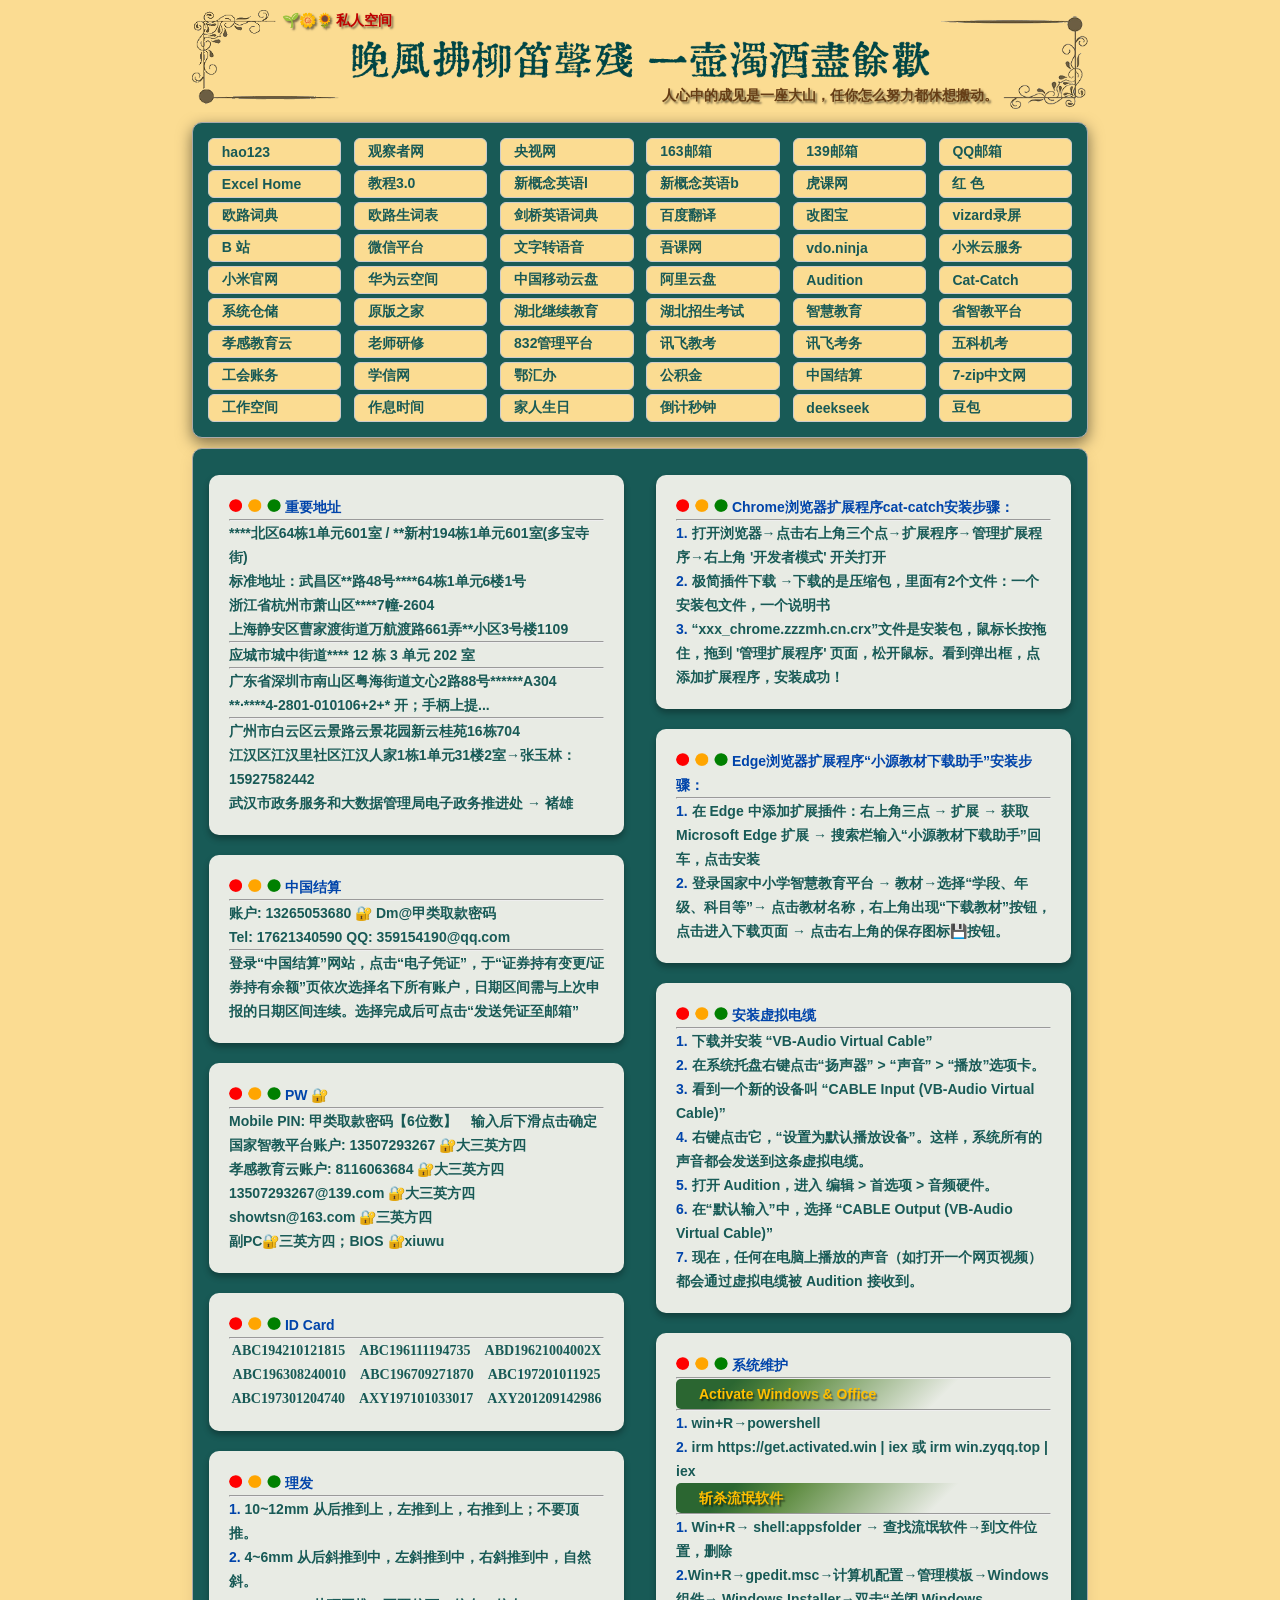
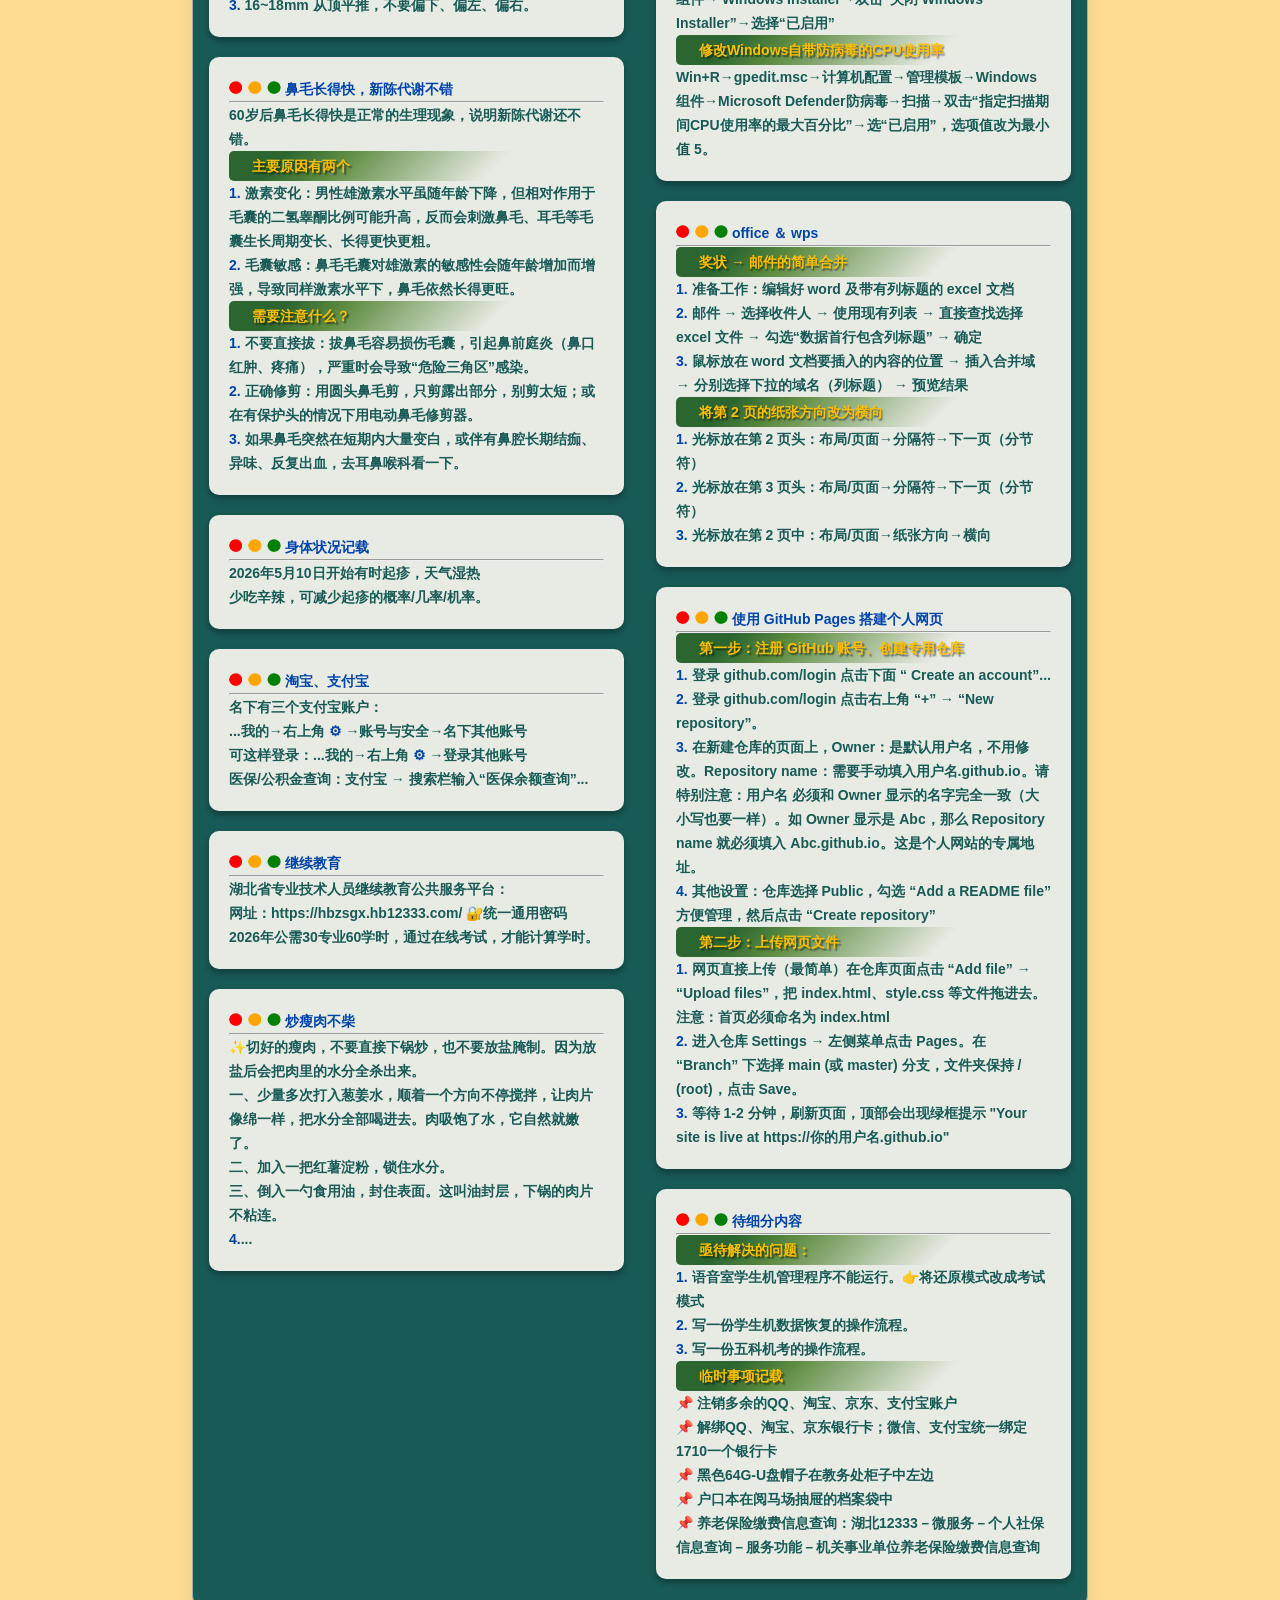
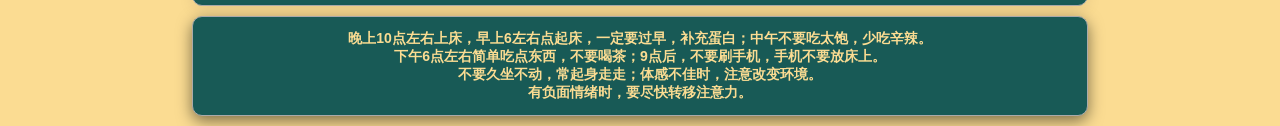
<file: index.html>
<!DOCTYPE html>
<html>
<head>
	<meta charset="utf-8">
	<meta name="viewport" content="width=device-width, initial-scale=1">
	<link rel="stylesheet" type="text/css" href="./css/index.css">
	<title>私人空间</title>
</head>
<body>
<header>
	<div class="leftup">🌱🌼🌻&nbsp;私人空间</div>
	<img src="./img/titlepri.png">
	<div class="rightdn">人心中的成见是一座大山，任你怎么努力都休想搬动。</div>
</header>
<nav>	
	<div class="website"><a href="https://www.hao123.com/" title="" target="_blank">hao123</a></div>
	<div class="website"><a href="https://www.guancha.cn/" target="_blank">观察者网</a></div>
	<div class="website"><a href="http://tv.cctv.com/" title="" target="_blank">央视网</a></div>
	<div class="website"><a href="https://mail.163.com/" title="" target="_blank">163邮箱</a></div>
	<div class="website"><a href="https://appmail.mail.10086.cn/" title="" target="_blank">139邮箱</a></div>
	<div class="website"><a href="https://mail.qq.com/" title="" target="_blank">QQ邮箱</a></div>
	<div class="website"><a href="https://www.excelhome.net/" title="" target="_blank">Excel Home</a></div>
	<div class="website"><a href="https://www.runoob.com/python3/python3-tutorial.html" title="" target="_blank">教程3.0</a></div>
	<div class="website"><a href="https://www.ximalaya.com/album/58118500" title="" target="_blank">新概念英语l</a></div>
	<div class="website"><a href="https://mp.weixin.qq.com/s?__biz=MzI4MDQwNTU4NA==&mid=2247541585&idx=1&sn=0274e1e9d00d1725c0d07833b6dd3246&chksm=eaaf8486f5a8a7c595d1a651056702842034b59db12f9d5f6ac51328715bb391d8f1a4b457b9&scene=27/" target="_blank">新概念英语b</a></div>
	<div class="website"><a href="https://huke88.com/route/ae2020.html" title="" target="_blank">虎课网</a></div>
	<div class="website"><a href="https://www.kxmp4.com/detail/318427.html" title="" target="_blank">红  色</a></div>
	<div class="website"><a href="http://dict.eudic.net/" target="_blank">欧路词典</a></div>
	<div class="website"><a href="http://my.eudic.net/studylist" title="" target="_blank">欧路生词表</a></div>
	<div class="website"><a href="https://dictionary.cambridge.org/zhs/%E8%AF%8D%E5%85%B8/" title="" target="_blank">剑桥英语词典</a></div>
	<div class="website"><a href="https://fanyi.baidu.com/" title="" target="_blank">百度翻译</a></div>
	<div class="website"><a href="https://www.gaitubao.com/" title="" target="_blank">改图宝</a></div>
	<div class="website"><a href="https://vizard.video/" target="_blank">vizard录屏</a></div>
	<div class="website"><a href="https://www.bilibili.com/" title="" target="_blank">B 站</a></div>
	<div class="website"><a href="https://mp.weixin.qq.com/" title="" target="_blank">微信平台</a></div>
	<div class="website"><a href="https://www.ttson.cn/" title="" target="_blank">文字转语音</a></div>
	<div class="website"><a href="https://www.wookey.cn/" title="" target="_blank">吾课网</a></div>
	<div class="website"><a href="https://vdo.ninja/" title="" target="_blank">vdo.ninja</a></div>
	<div class="website"><a href="https://i.mi.com/" title="" target="_blank">小米云服务</a></div>
	<div class="website"><a href="https://www.mi.com/" title="" target="_blank">小米官网</a></div>
	<div class="website"><a href="https://cloud.huawei.com/" title="" target="_blank">华为云空间</a></div>
	<div class="website"><a href="https://yun.139.com/" title="" target="_blank">中国移动云盘</a></div>
	<div class="website"><a href="https://www.aliyundrive.com/sign/in?spm=aliyundrive.index.0.0.2d836f60cnRsqv" title="" target="_blank">阿里云盘</a></div>
	<div class="website"><a href="https://huke88.com/course/45052.html?pageType=8&key=Audition&identify=1717652324&ab=0" title="" target="_blank" >Audition</a></div>
    <div class="website"><a href="https://ffmpeg.bmmmd.com/" title="" target="_blank">Cat-Catch</a></div>
	<div class="website"><a href="https://www.hellowindows.cn/" title="" target="_blank">系统仓储</a></div>
	<div class="website"><a href="https://msdn.pe8.com/" title="" target="_blank">原版之家</a></div>
	<div class="website"><a href="https://hbzsgx.hb12333.com/" title="" target="_blank">湖北继续教育</a></div>
	<div class="website"><a href="https://www.hbksw.com/" target="_blank">湖北招生考试</a></div>
	<div class="website"><a href="https://www.zxx.edu.cn/user/myFootprint" target="_blank">智慧教育</a></div>
	<div class="website"><a href="https://www.hbeducloud.com/hdzx/" title="" target="_blank">省智教平台</a></div>
	<div class="website"><a href="https://yun.xgjy.cn/" title="" target="_blank">孝感教育云</a></div>
	<div class="website"><a href="https://ipx.yanxiu.com/train/home" target="_blank">老师研修</a></div>
	<div class="website"><a href="https://cg.fupin832.com" title="" target="_blank">832管理平台</a></div>
	<div class="website"><a href="https://jkpt.koukao.cn/" title="" target="_blank">讯飞教考</a></div>
	<div class="website"><a href="http://yyts.eltt.org:60081/#/loginBase" target="_blank">讯飞考务</a></div>
	<div class="website"><a href="http://xgxk.zfoline.net:8501/index.html#/ExamHome" title="" target="_blank">五科机考</a></div>
	<div class="website"><a href="https://hubei.newgh.com/" target="_blank">工会账务</a></div>
	<div class="website"><a href="https://www.chsi.com.cn/" title="" target="_blank">学信网</a></div>	
	<div class="website"><a href="http://zwfw.hubei.gov.cn/" target="_blank">鄂汇办</a></div>
	<div class="website"><a href="http://www.xggjj.com/" title="" target="_blank">公积金</a></div>
	<div class="website"><a href="https://passport.chinaclear.cn/" title="" target="_blank">中国结算</a></div>
    <div class="website"><a href="https://www.7-zip.cn/" title="" target="_blank">7-zip中文网</a></div>
	<div class="website"><a href="wkrelated.html" title="" target="_blank">工作空间</a></div>
	<div class="website"><a href="wktime.html" title="" target="_blank">作息时间</a></div>      
	<div class="website"><a href="fivebirth.html" title="" target="_blank">家人生日</a></div>
	<div class="website"><a href="dj.html" title="" target="_blank">倒计秒钟</a></div>
	<div class="website"><a href="https://chat.deepseek.com/" title="" target="_blank">deekseek</a></div>
	<div class="website"><a href="https://www.doubao.com/chat/?channel=baidu_pz&source=dbweb_baidu_pz_pc_tw&keywordid=tuwen2" title="" target="_blank">豆包</a></div>
</nav>
<main>
		<section>
			<div class="card">
				<span><img class="circleimg" src="./img/三园.png">&nbsp;重要地址</span><hr>
				<p>****北区64栋1单元601室 / **新村194栋1单元601室(多宝寺街)</p>
				<p>标准地址：武昌区**路48号****64栋1单元6楼1号</p>
				<p>浙江省杭州市萧山区****7幢-2604</p>
				<p>上海静安区曹家渡街道万航渡路661弄**小区3号楼1109</p><hr>
				<p>应城市城中街道**** 12 栋 3 单元 202 室</p><hr>
				<p>广东省深圳市南山区粤海街道文心2路88号******A304</p>
				<p>**·****4-2801-010106+2+* 开；手柄上提...</p><hr>
				<p>广州市白云区云景路云景花园新云桂苑16栋704</p>
				<p>江汉区江汉里社区江汉人家1栋1单元31楼2室→张玉林：15927582442</p>
				<p>武汉市政务服务和大数据管理局电子政务推进处 → 褚雄</p>
			</div>
			<div class="card">
				<span><img class="circleimg" src="./img/三园.png">&nbsp;中国结算</span><hr>
				<p>账户: 13265053680  🔐 Dm@甲类取款密码</p>
				<p>Tel: 17621340590  QQ: 359154190@qq.com</p><hr>
				<p>登录“中国结算”网站，点击“电子凭证”，于“证券持有变更/证券持有余额”页依次选择名下所有账户，日期区间需与上次申报的日期区间连续。选择完成后可点击“发送凭证至邮箱”
				</p>
			</div>
			<div class="card">
				<span><img class="circleimg" src="./img/三园.png">&nbsp;PW 🔐</span><hr>
				<p>Mobile PIN: 甲类取款密码【6位数】　输入后下滑点击确定</p>
				<p>国家智教平台账户: 13507293267 🔐大三英方四</p>
				<p>孝感教育云账户: 8116063684 🔐大三英方四</p>
				<p>13507293267@139.com 🔐大三英方四</p>
				<p>showtsn@163.com 🔐三英方四</p>
				<p>副PC🔐三英方四；BIOS 🔐xiuwu</p>
			</div>
			<div class="card">
				<span><img class="circleimg" src="./img/三园.png">&nbsp;ID Card</span><hr>
				<p class="font1">ABC194210121815　ABC196111194735　ABD19621004002X</p>
				<p class="font1">ABC196308240010　ABC196709271870　ABC197201011925</p>
				<p class="font1">ABC197301204740　AXY197101033017　AXY201209142986</p>
			</div>
			<div class="card">
				<span><img class="circleimg" src="./img/三园.png">&nbsp;理发</span><hr>
				<p><span>1.</span> 10~12mm 从后推到上，左推到上，右推到上；不要顶推。</p>
				<p><span>2.</span> 4~6mm 从后斜推到中，左斜推到中，右斜推到中，自然斜。</p>
				<p><span>3.</span> 16~18mm 从顶平推，不要偏下、偏左、偏右。</p>
			</div>
			<div class="card">
				<span><img class="circleimg" src="./img/三园.png">&nbsp;鼻毛长得快，新陈代谢不错</span><hr>
				<p>60岁后鼻毛长得快是正常的生理现象，说明新陈代谢还不错。</p>
				<h4>主要原因有两个</h4>
				<p><span>1. </span> 激素变化：男性雄激素水平虽随年龄下降，但相对作用于毛囊的二氢睾酮比例可能升高，反而会刺激鼻毛、耳毛等毛囊生长周期变长、长得更快更粗。</p>
				<p><span>2. </span> 毛囊敏感：鼻毛毛囊对雄激素的敏感性会随年龄增加而增强，导致同样激素水平下，鼻毛依然长得更旺。</p>
				<h4>需要注意什么？</h4>
				<p><span>1.</span> 不要直接拔：拔鼻毛容易损伤毛囊，引起鼻前庭炎（鼻口红肿、疼痛），严重时会导致“危险三角区”感染。</p>	
				<p><span>2.</span> 正确修剪：用圆头鼻毛剪，只剪露出部分，别剪太短；或在有保护头的情况下用电动鼻毛修剪器。</p>
				<p><span>3.</span> 如果鼻毛突然在短期内大量变白，或伴有鼻腔长期结痂、异味、反复出血，去耳鼻喉科看一下。</p>
			</div>
			<div class="card">
				<span><img class="circleimg" src="./img/三园.png">&nbsp;身体状况记载</span><hr>
				<p>2026年5月10日开始有时起疹，天气湿热</p>
				<p>少吃辛辣，可减少起疹的概率/几率/机率。</p>
			</div>
			<div class="card">
				<span><img class="circleimg" src="./img/三园.png">&nbsp;淘宝、支付宝</span><hr>
				<p>名下有三个支付宝账户：</p>
				<p>...我的→右上角<span> ⚙ </span>→账号与安全→名下其他账号</p>
				<p>可这样登录：...我的→右上角<span> ⚙ </span>→登录其他账号</p>
				<p>医保/公积金查询：支付宝 → 搜索栏输入“医保余额查询”...</p>
			</div>
			<div class="card">
				<span><img class="circleimg" src="./img/三园.png">&nbsp;继续教育</span><hr>
				<p>湖北省专业技术人员继续教育公共服务平台：</p>
				<p>网址：https://hbzsgx.hb12333.com/ 🔐统一通用密码</p>
				<p>2026年公需30专业60学时，通过在线考试，才能计算学时。</p>
			</div>
			<div class="card">
				<span><img class="circleimg" src="./img/三园.png">&nbsp;炒瘦肉不柴</span><hr>
				<p>✨切好的瘦肉，不要直接下锅炒，也不要放盐腌制。因为放盐后会把肉里的水分全杀出来。</p>
				<p>一、少量多次打入葱姜水，顺着一个方向不停搅拌，让肉片像绵一样，把水分全部喝进去。肉吸饱了水，它自然就嫩了。</p>
				<p>二、加入一把红薯淀粉，锁住水分。</p>
				<p>三、倒入一勺食用油，封住表面。这叫油封层，下锅的肉片不粘连。</p>
				<p><span>4.</span>...</p>
			</div>
		</section>
		<section>
			<div class="card">
				<span><img class="circleimg" src="./img/三园.png">&nbsp;Chrome浏览器扩展程序cat-catch安装步骤：</span><hr>
				<p><span>1.</span> 打开浏览器→点击右上角三个点→扩展程序→管理扩展程序→右上角 '开发者模式' 开关打开</p>
				<p><span>2.</span> 极简插件下载 →下载的是压缩包，里面有2个文件：一个安装包文件，一个说明书</p>
				<p><span>3.</span> “xxx_chrome.zzzmh.cn.crx”文件是安装包，鼠标长按拖住，拖到 '管理扩展程序' 页面，松开鼠标。看到弹出框，点添加扩展程序，安装成功！</p>
			</div>
			<div class="card">
				<span><img class="circleimg" src="./img/三园.png">&nbsp;Edge浏览器扩展程序“小源教材下载助手”安装步骤：</span><hr>
				<p><span>1.</span> 在 Edge 中添加扩展插件：右上角三点 → 扩展 → 获取 Microsoft Edge 扩展 → 搜索栏输入“小源教材下载助手”回车，点击安装</p>
				<p><span>2.</span> 登录国家中小学智慧教育平台 → 教材→选择“学段、年级、科目等”→ 点击教材名称，右上角出现“下载教材”按钮，点击进入下载页面 → 点击右上角的保存图标💾按钮。</p>
			</div>
			<div class="card">
				<span><img class="circleimg" src="./img/三园.png">&nbsp;安装虚拟电缆</span><hr>
				<p><span>1.</span> 下载并安装 “VB-Audio Virtual Cable”</p>
				<p><span>2.</span> 在系统托盘右键点击“扬声器” > “声音” > “播放”选项卡。</p>
				<p><span>3.</span> 看到一个新的设备叫 “CABLE Input (VB-Audio Virtual Cable)”</p>
				<p><span>4.</span> 右键点击它，“设置为默认播放设备”。这样，系统所有的声音都会发送到这条虚拟电缆。</p>
				<p><span>5.</span> 打开 Audition，进入 编辑 > 首选项 > 音频硬件。</p>
				<p><span>6.</span> 在“默认输入”中，选择 “CABLE Output (VB-Audio Virtual Cable)”</p>
				<p><span>7.</span> 现在，任何在电脑上播放的声音（如打开一个网页视频）都会通过虚拟电缆被 Audition 接收到。</p>
			</div>
			<div class="card">
				<span><img class="circleimg" src="./img/三园.png">&nbsp;系统维护</span><hr>
				<h4>Activate Windows & Office</h4>
				<hr><p><span>1.</span> win+R→powershell</p>
				<p><span>2.</span> irm https://get.activated.win | iex 或 irm win.zyqq.top | iex</p>
				<h4>斩杀流氓软件</h4>
				<hr><p><span>1.</span> Win+R→ shell:appsfolder → 查找流氓软件→到文件位置，删除</p>
				<p><span>2.</span>Win+R→gpedit.msc→计算机配置→管理模板→Windows组件→ Windows Installer→双击“关闭 Windows Installer”→选择“已启用”</p>
				<h4>修改Windows自带防病毒的CPU使用率</h4>
				<p>Win+R→gpedit.msc→计算机配置→管理模板→Windows组件→Microsoft Defender防病毒→扫描→双击“指定扫描期间CPU使用率的最大百分比”→选“已启用”，选项值改为最小值 5。</p>
			</div>
			<div class="card">
				<span><img class="circleimg" src="./img/三园.png">&nbsp;office ＆ wps</span><hr>
				<h4>奖状 → 邮件的简单合并</h4>
				<p><span>1.</span> 准备工作：编辑好 word 及带有列标题的 excel 文档</p>
				<p><span>2.</span> 邮件 → 选择收件人 → 使用现有列表 → 直接查找选择excel 文件 → 勾选“数据首行包含列标题” → 确定</p>
				<p><span>3.</span> 鼠标放在 word 文档要插入的内容的位置 → 插入合并域 → 分别选择下拉的域名（列标题） → 预览结果</p>
				<h4>将第 2 页的纸张方向改为横向</h4>
				<p><span>1.</span> 光标放在第 2 页头：布局/页面→分隔符→下一页（分节符）</p>	
				<p><span>2.</span> 光标放在第 3 页头：布局/页面→分隔符→下一页（分节符）</p>
				<p><span>3.</span> 光标放在第 2 页中：布局/页面→纸张方向→横向</p>
			</div>
			<div class="card">
				<span><img class="circleimg" src="./img/三园.png">&nbsp;使用 GitHub Pages 搭建个人网页</span><hr>
				<h4>第一步：注册 GitHub 账号、创建专用仓库</h4>
				<p><span>1. </span>登录 github.com/login 点击下面 “ Create an account”... </p>
				<p><span>2. </span>登录 github.com/login 点击右上角 “+” → “New repository”。 </p>
				<p><span>3. </span>在新建仓库的页面上，Owner：是默认用户名，不用修改。Repository name：需要手动填入用户名.github.io。请特别注意：用户名 必须和 Owner 显示的名字完全一致（大小写也要一样）。如 Owner 显示是 Abc，那么 Repository name 就必须填入 Abc.github.io。这是个人网站的专属地址。</p>
				<p><span>4. </span> 其他设置：仓库选择 Public，勾选 “Add a README file” 方便管理，然后点击 “Create repository”</p>
				<h4>第二步：上传网页文件</h4>
				<p><span>1. </span> 网页直接上传（最简单）在仓库页面点击 “Add file” → “Upload files”，把 index.html、style.css 等文件拖进去。注意：首页必须命名为 index.html</p>	
				<p><span>2.</span> 进入仓库 Settings → 左侧菜单点击 Pages。在 “Branch” 下选择 main (或 master) 分支，文件夹保持 / (root)，点击 Save。</p>
				<p><span>3.</span> 等待 1-2 分钟，刷新页面，顶部会出现绿框提示 "Your site is live at https://你的用户名.github.io"</p>
			</div>
			<div class="card">
				<span><img class="circleimg" src="./img/三园.png">&nbsp;待细分内容</span><hr>
				<h4>亟待解决的问题：</h4>
				<p><span>1.</span> 语音室学生机管理程序不能运行。👉将还原模式改成考试模式</p>
				<p><span>2.</span> 写一份学生机数据恢复的操作流程。</p>
				<p><span>3.</span> 写一份五科机考的操作流程。</p>
				<h4>临时事项记载</h4>
				<p><span>📌</span> 注销多余的QQ、淘宝、京东、支付宝账户</p>
				<p><span>📌</span> 解绑QQ、淘宝、京东银行卡；微信、支付宝统一绑定1710一个银行卡</p>
				<p><span>📌</span> 黑色64G-U盘帽子在教务处柜子中左边</p>
				<p><span>📌</span> 户口本在阅马场抽屉的档案袋中</p>
				<p><span>📌</span> 养老保险缴费信息查询：湖北12333－微服务－个人社保信息查询－服务功能－机关事业单位养老保险缴费信息查询<br>
			</div>
		</section>
</main>
<footer>
	<div>
	<p>晚上10点左右上床，早上6左右点起床，一定要过早，补充蛋白；中午不要吃太饱，少吃辛辣。</p>
	<p>下午6点左右简单吃点东西，不要喝茶；9点后，不要刷手机，手机不要放床上。</p>
	<p>不要久坐不动，常起身走走；体感不佳时，注意改变环境。</p>
	<p>有负面情绪时，要尽快转移注意力。</p>	
</div>
</footer>
</body>
</html>
</file>
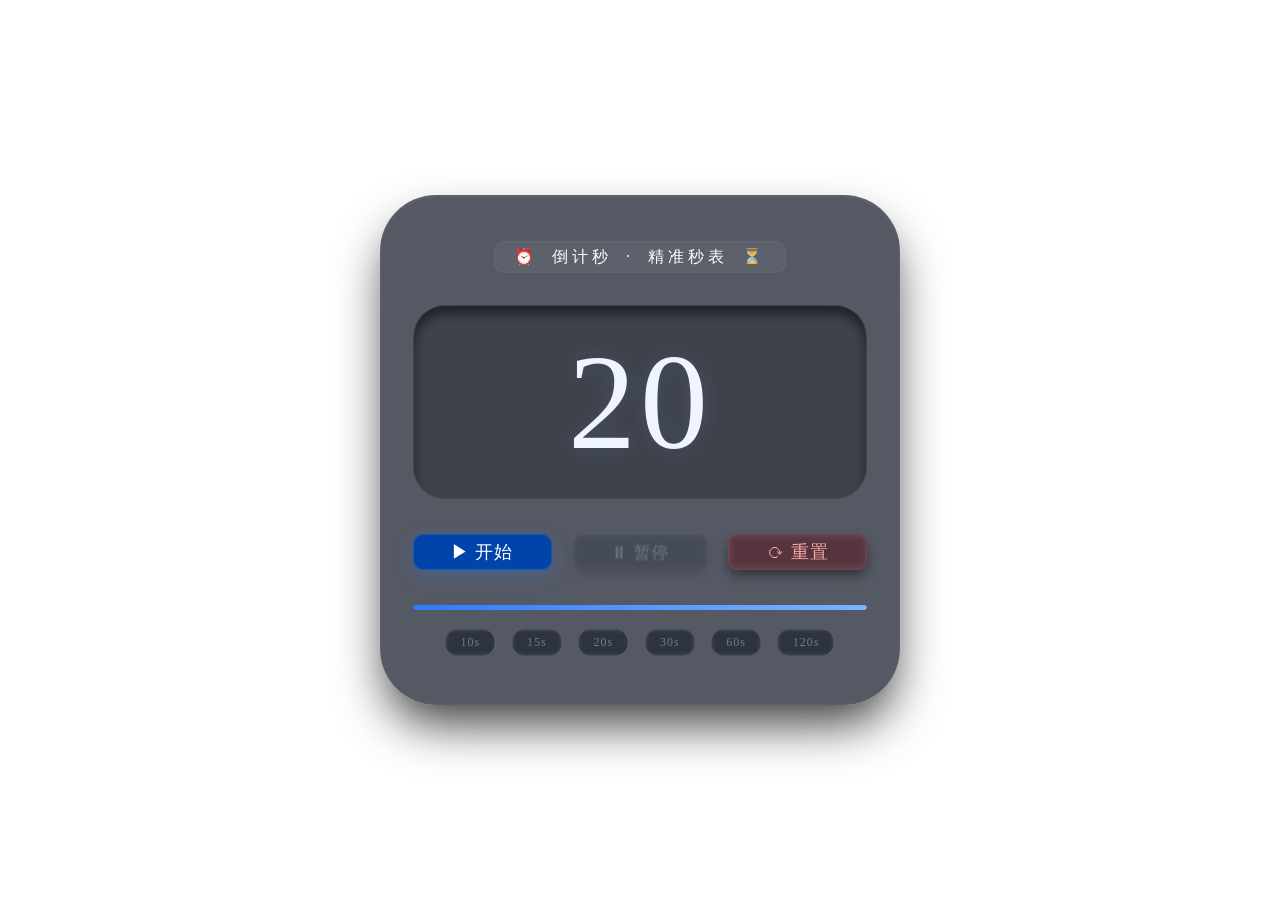
<file: dj.html>
<!DOCTYPE html>
<html lang="zh-CN">
<head>
    <meta charset="UTF-8">
    <meta name="viewport" content="width=device-width, initial-scale=1.0, user-scalable=no">
	  <link rel="stylesheet" href="./css/dj.css">
    <title>倒计秒 · 精准秒表</title>
 </head>
<body>
    <div class="countdown-card">
        <div class="title"><span>⏰ 倒计秒 · 精准秒表 ⏳</span></div>

        <!-- 时间显示 -->
        <div class="display">
            <div id="timer">00</div>
        </div>

        <!-- 控制按钮 -->
        <div class="controls">
            <button class="btn btn-start" id="startBtn">▶ 开始</button>
            <button class="btn btn-pause" id="pauseBtn">⏸ 暂停</button>
            <button class="btn btn-reset" id="resetBtn">⟳ 重置</button>
        </div>

        <!-- 进度条 -->
        <div class="progress-track">
            <div id="progress-bar" style="width: 0%;"></div>
        </div>

        <!-- 快速预设 (秒) -->
        <div class="quick-set">
            <span class="quick-btn" data-seconds="10">10s</span>
            <span class="quick-btn" data-seconds="15">15s</span>
			<span class="quick-btn" data-seconds="20">20s</span>
            <span class="quick-btn" data-seconds="30">30s</span>
            <span class="quick-btn" data-seconds="60">60s</span>
            <span class="quick-btn" data-seconds="120">120s</span>
        </div>
    </div>

    <script>
        (function() {
            "use strict";

            // ----- DOM 元素 -----
            const timerDisplay = document.getElementById('timer');
            const startBtn = document.getElementById('startBtn');
            const pauseBtn = document.getElementById('pauseBtn');
            const resetBtn = document.getElementById('resetBtn');
            const progressBar = document.getElementById('progress-bar');

            // 快速预设按钮
            const quickBtns = document.querySelectorAll('.quick-btn');

            // ----- 状态变量 -----
            let totalSeconds = 20;          // 初始默认 60 秒
            let remainingSeconds = 20;      // 当前剩余秒数
            let timerInterval = null;       // setInterval 句柄
            let isRunning = false;

            // 保存初始总秒数用于进度计算 (当手动set时更新)
            let initialTotal = 20;

            // ----- 辅助函数 -----

            // 更新显示 (根据 remainingSeconds)
            function updateDisplay() {
                // 显示剩余秒数 (整数)
                const secondsToShow = Math.floor(remainingSeconds);
                // 补零，最多显示 4 位数字 (例如 9999)
                const displayStr = String(secondsToShow).padStart(2, '0');
                timerDisplay.textContent = displayStr;

                // 更新进度条 (百分比)
                if (initialTotal > 0) {
                    const percent = (remainingSeconds / initialTotal) * 100;
                    // 限制在 0~100 之间，避免显示异常
                    const clampedPercent = Math.min(100, Math.max(0, percent));
                    progressBar.style.width = clampedPercent + '%';
                } else {
                    progressBar.style.width = '0%';
                }

                // 如果剩余 0 秒，自动停止 (但保留显示)
                if (remainingSeconds <= 0 && isRunning) {
                    // 停止计时器
                    clearInterval(timerInterval);
                    timerInterval = null;
                    isRunning = false;
                    // 更新按钮状态 (视觉)
                    startBtn.disabled = false;
                    pauseBtn.disabled = true;
                    // 确保显示 00
                    timerDisplay.textContent = '00';
                    progressBar.style.width = '0%';
                }
            }

            // 停止计时器 (清除 interval)
            function stopTimer() {
                if (timerInterval) {
                    clearInterval(timerInterval);
                    timerInterval = null;
                }
                isRunning = false;
                // 按钮状态
                startBtn.disabled = false;
                pauseBtn.disabled = true;
            }

            // 开始倒计时 (从当前 remainingSeconds 开始)
            function startTimer() {
                // 如果已经运行或者剩余 <= 0，不能启动 (或者重置)
                if (isRunning) return;
                if (remainingSeconds <= 0) {
                    // 如果剩余为0，重置到 initialTotal (但不自动开始)
                    remainingSeconds = initialTotal;
                    updateDisplay();
                    return;
                }

                // 清除之前的 interval 以防重叠
                if (timerInterval) {
                    clearInterval(timerInterval);
                    timerInterval = null;
                }

                isRunning = true;
                startBtn.disabled = true;
                pauseBtn.disabled = false;

                timerInterval = setInterval(() => {
                    // 每次减少 1 秒
                    remainingSeconds = Math.max(0, remainingSeconds - 1);
                    updateDisplay();

                    // 当剩余 0 秒时，自动停止
                    if (remainingSeconds <= 0) {
                        clearInterval(timerInterval);
                        timerInterval = null;
                        isRunning = false;
                        startBtn.disabled = false;
                        pauseBtn.disabled = true;
                        // 确保显示 00
                        timerDisplay.textContent = '00';
                        progressBar.style.width = '0%';
                    }
                }, 1000);
            }

            // 重置倒计时 (停止并恢复为初始总秒数)
            function resetTimer() {
                // 停止计时
                if (timerInterval) {
                    clearInterval(timerInterval);
                    timerInterval = null;
                }
                isRunning = false;
                // 重置剩余秒数为 initialTotal
                remainingSeconds = initialTotal;
                updateDisplay();
                // 按钮状态
                startBtn.disabled = false;
                pauseBtn.disabled = true;
            }

            // 设置新的总秒数 (同时重置)
            function setNewTotal(seconds) {
                // 保证秒数为正整数，且不超过 9999 (显示限制)
                let newTotal = Math.floor(Math.abs(seconds));
                if (newTotal > 9999) newTotal = 9999;
                if (newTotal < 1) newTotal = 1;   // 至少1秒

                // 停止当前倒计时
                if (timerInterval) {
                    clearInterval(timerInterval);
                    timerInterval = null;
                }
                isRunning = false;

                // 更新变量
                totalSeconds = newTotal;
                initialTotal = newTotal;
                remainingSeconds = newTotal;

                // 刷新显示
                updateDisplay();

                // 按钮状态
                startBtn.disabled = false;
                pauseBtn.disabled = true;
            }

            // 暂停功能 (实际上就是停止，但保留剩余秒数)
            function pauseTimer() {
                if (isRunning && timerInterval) {
                    clearInterval(timerInterval);
                    timerInterval = null;
                    isRunning = false;
                    startBtn.disabled = false;
                    pauseBtn.disabled = true;
                    // 显示保持不变 (updateDisplay 已经是最新)
                } else {
                    // 如果已经暂停，不执行任何操作
                }
            }

            // ----- 事件绑定 -----

            // 开始按钮
            startBtn.addEventListener('click', function() {
                // 如果剩余为0，则重置到初始值再开始 (让用户方便)
                if (remainingSeconds <= 0) {
                    remainingSeconds = initialTotal;
                    updateDisplay();
                }
                startTimer();
            });

            // 暂停按钮
            pauseBtn.addEventListener('click', pauseTimer);

            // 重置按钮
            resetBtn.addEventListener('click', resetTimer);

            // 快速预设按钮
            quickBtns.forEach(btn => {
                btn.addEventListener('click', function(e) {
                    const secs = parseInt(this.dataset.seconds, 10);
                    if (!isNaN(secs) && secs > 0) {
                        setNewTotal(secs);
                    }
                });
            });

            // 额外小功能：点击“开始”如果剩余为0，自动重置为初始并开始？
            // 但考虑到开始按钮逻辑已经包含: 如果剩余<=0, 重置并开始  (上面startBtn已处理)

            // 初始化显示 (60秒)
            (function init() {
                // 默认 60 秒
                totalSeconds = 20;
                initialTotal = 20;
                remainingSeconds = 20;
                updateDisplay();
                pauseBtn.disabled = true;   // 初始暂停不可用
                startBtn.disabled = false;
            })();

            // 键盘快捷键 (可选) : 空格 开始/暂停
            document.addEventListener('keydown', function(e) {
                if (e.target.tagName === 'INPUT' || e.target.tagName === 'TEXTAREA') return;
                if (e.key === ' ' || e.key === 'Space') {
                    e.preventDefault();
                    if (isRunning) {
                        pauseTimer();
                    } else {
                        // 如果剩余为0，重置到初始并开始 (与开始逻辑一致)
                        if (remainingSeconds <= 0) {
                            remainingSeconds = initialTotal;
                            updateDisplay();
                        }
                        startTimer();
                    }
                }
                // R键重置
                if (e.key === 'r' || e.key === 'R') {
                    resetTimer();
                }
            });

            // 窗口失焦时保持计时器稳定（不做额外操作，因为setInterval独立）
            // 用户可能调整时间，但不必处理

            console.log('倒计秒已启动 · 点击预设快速设置');
        })();
    </script>
</body>
</html>
</file>
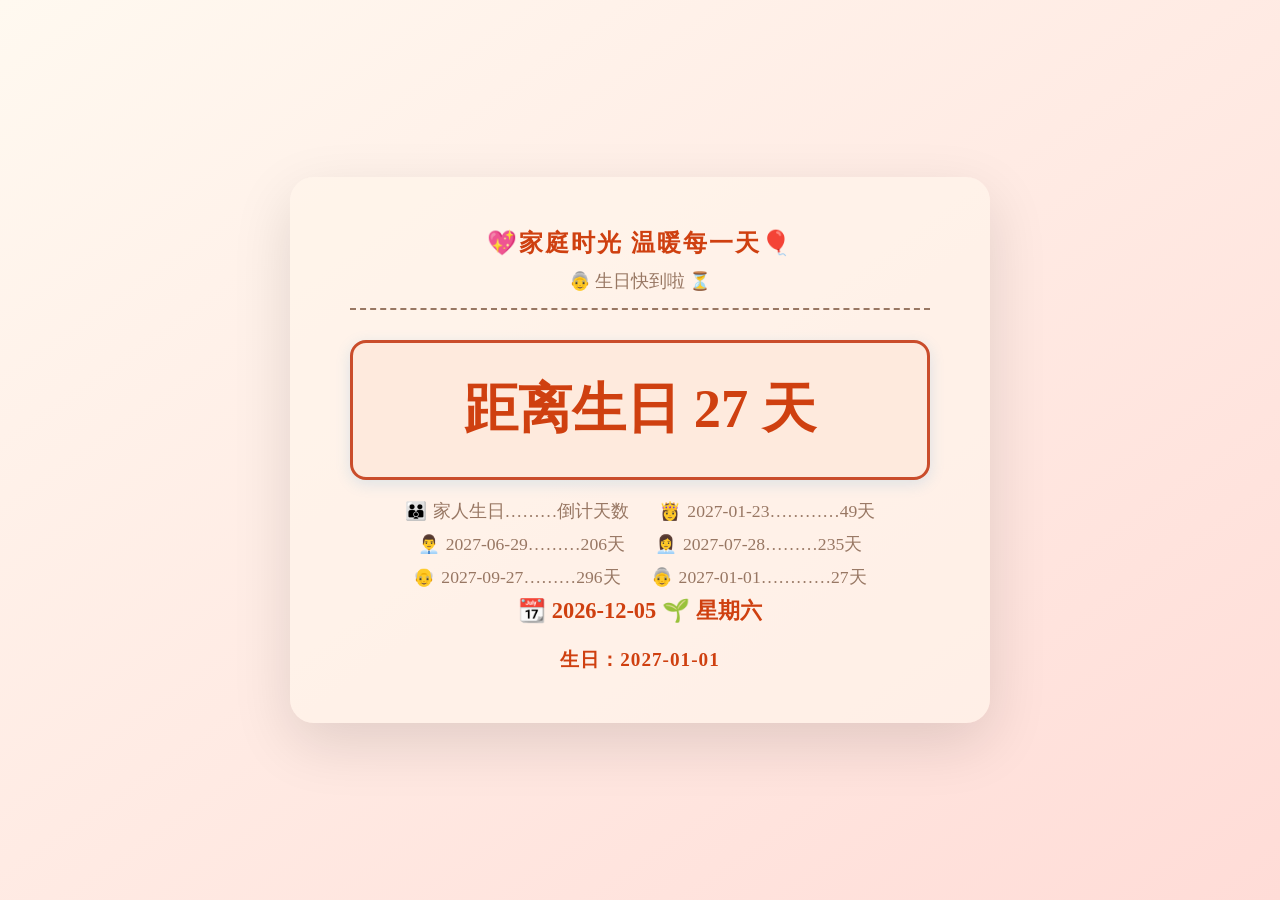
<file: fivebirth.html>
<!DOCTYPE html>
<html lang="zh-CN">
<head>
    <meta charset="UTF-8">
    <meta name="viewport" content="width=device-width, initial-scale=1.0">	
    <link rel="stylesheet" href="./css/fivebirth.css">
    <title>家人生日</title>
</head>
<body>

    <div class="container">
        <h1>💖家庭时光 温暖每一天🎈</h1>
        <div id = 'birth-msg'>...</div>

        <div id="main-msg" class = "main-msg">...</div>
	
        <div class="time-info">
			<span>👪<span>家人生日………倒计天数</span></span>
            <span>👸<span id="birth0">...</span></span>
            <span>👨‍💼<span id="birth1">...</span></span>
			<span>👩‍💼<span id="birth2">...</span></span>
			<span>👴<span id="birth3">...</span></span>
			<span>👵<span id="birth4">...</span></span>
			<span class="thisDay">📆<span id="today">...</span>🌱<span id="week">...</span></span>
        </div>
        <div class="footer" id="footer">...</div>
    </div>
	<script src="./js/fivebirth.js"></script>
</body>
</html>
</file>
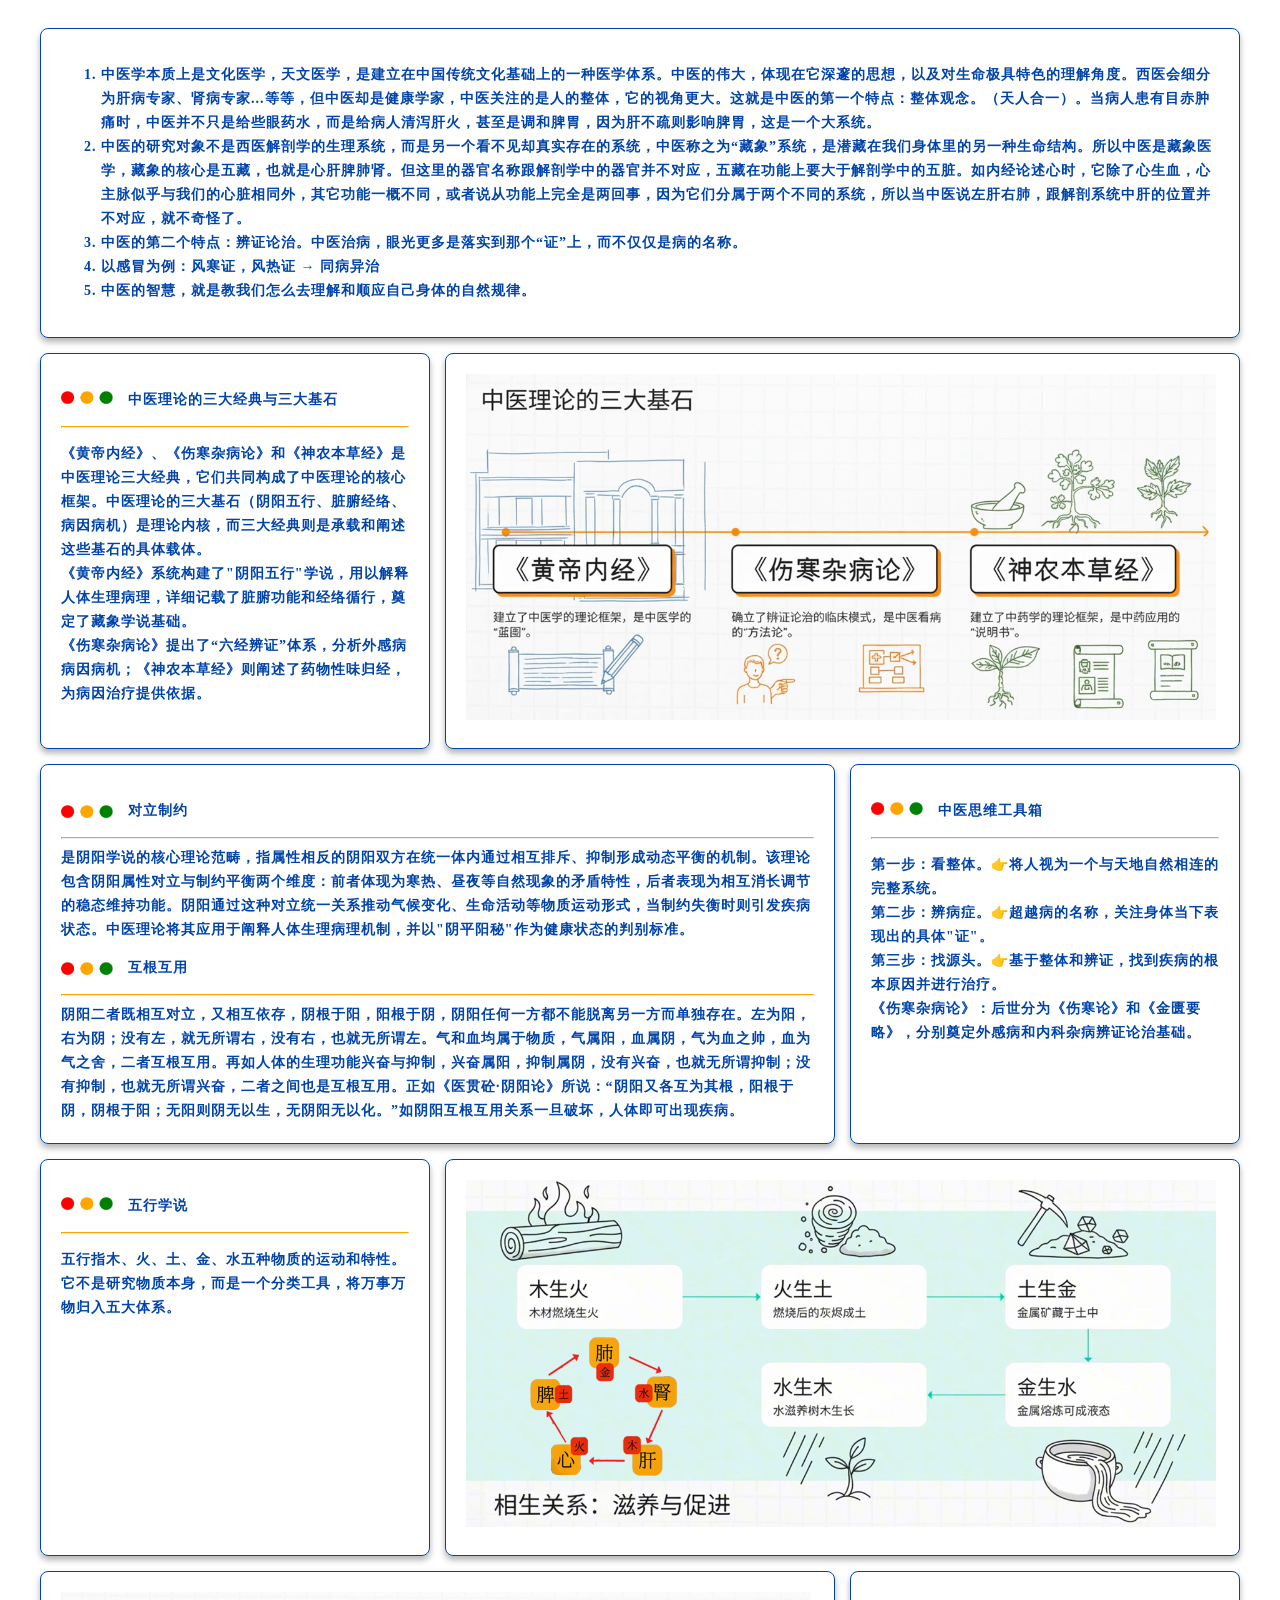
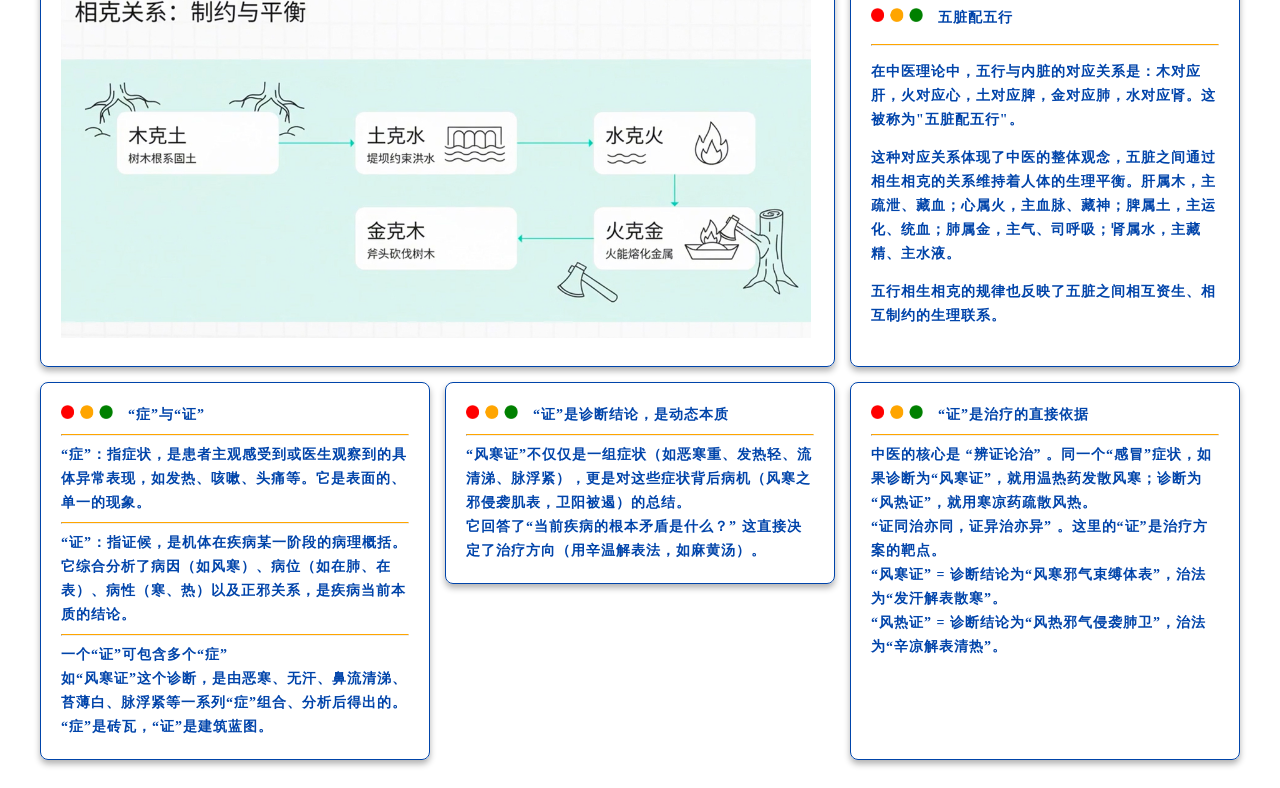
<file: health.html>
﻿<!DOCTYPE html>
<html lang="zh-CN">
<head>
    <meta charset="UTF-8">
    <meta name="viewport" content="width=device-width, initial-scale=1.0">
    <title>健康</title>
	<link rel="stylesheet" href="./css/health.css">
</head>
<body>
    <div class="magazine-layout">
        <div class="soso widest">
		<ol><li>中医学本质上是文化医学，天文医学，是建立在中国传统文化基础上的一种医学体系。中医的伟大，体现在它深邃的思想，以及对生命极具特色的理解角度。西医会细分为肝病专家、肾病专家...等等，但中医却是健康学家，中医关注的是人的整体，它的视角更大。这就是中医的第一个特点：整体观念。（天人合一）。当病人患有目赤肿痛时，中医并不只是给些眼药水，而是给病人清泻肝火，甚至是调和脾胃，因为肝不疏则影响脾胃，这是一个大系统。</li>
			<li>中医的研究对象不是西医解剖学的生理系统，而是另一个看不见却真实存在的系统，中医称之为“藏象”系统，是潜藏在我们身体里的另一种生命结构。所以中医是藏象医学，藏象的核心是五藏，也就是心肝脾肺肾。但这里的器官名称跟解剖学中的器官并不对应，五藏在功能上要大于解剖学中的五脏。如内经论述心时，它除了心生血，心主脉似乎与我们的心脏相同外，其它功能一概不同，或者说从功能上完全是两回事，因为它们分属于两个不同的系统，所以当中医说左肝右肺，跟解剖系统中肝的位置并不对应，就不奇怪了。</li>
			<li>中医的第二个特点：辨证论治。中医治病，眼光更多是落实到那个“证”上，而不仅仅是病的名称。</li>
			<li>以感冒为例：风寒证，风热证 → 同病异治</li>
			<li>中医的智慧，就是教我们怎么去理解和顺应自己身体的自然规律。</li>
		</ol></div>
        <div class="soso wide"> 
		<p><img class="circleimg" src="./img/三园.png">　中医理论的三大经典与三大基石</p><hr>
		<p>《黄帝内经》、《伤寒杂病论》和《神农本草经》是中医理论三大经典‌，它们共同构成了中医理论的核心框架‌。中医理论的三大基石（阴阳五行、脏腑经络、病因病机）是理论内核，而三大经典则是承载和阐述这些基石的具体载体。<br>	《黄帝内经》系统构建了"阴阳五行"学说，用以解释人体生理病理，详细记载了脏腑功能和经络循行，奠定了藏象学说基础。<br>《伤寒杂病论》提出了“六经辨证”体系，分析外感病病因病机；《神农本草经》则阐述了药物性味归经，为病因治疗提供依据。
</p>
		</div>
        <div class="soso wider"><img class="pic-4" src="./img/三大基石.jpg"></div>
        <div class="soso wider">
		<p class="LR"><img class="circleimg" src="./img/三园.png">　对立制约</p><hr>是阴阳学说的核心理论范畴，指属性相反的阴阳双方在统一体内通过相互排斥、抑制形成动态平衡的机制。该理论包含阴阳属性对立与制约平衡两个维度：前者体现为寒热、昼夜等自然现象的矛盾特性，后者表现为相互消长调节的稳态维持功能。阴阳通过这种对立统一关系推动气候变化、生命活动等物质运动形式，当制约失衡时则引发疾病状态。中医理论将其应用于阐释人体生理病理机制，并以"阴平阳秘"作为健康状态的判别标准。
				<p class="LR"><img class="circleimg" src="./img/三园.png">　互根互用</p><hr>
阴阳二者既相互对立，又相互依存，阴根于阳，阳根于阴，阴阳任何一方都不能脱离另一方而单独存在。左为阳，右为阴；没有左，就无所谓右，没有右，也就无所谓左。气和血均属于物质，气属阳，血属阴，气为血之帅，血为气之舍，二者互根互用。再如人体的生理功能兴奋与抑制，兴奋属阳，抑制属阴，没有兴奋，也就无所谓抑制；没有抑制，也就无所谓兴奋，二者之间也是互根互用。正如《医贯砼·阴阳论》所说：“阴阳又各互为其根，阳根于阴，阴根于阳；无阳则阴无以生，无阴阳无以化。”如阴阳互根互用关系一旦破坏，人体即可出现疾病。
		</div>
        <div class="soso wide">
		<p><img class="circleimg" src="./img/三园.png">　中医思维工具箱</p><hr>
		<p>第一步：看整体。👉将人视为一个与天地自然相连的完整系统。<br>	第二步：辨病症。👉超越病的名称，关注身体当下表现出的具体"证"。<br>第三步：找源头。👉基于整体和辨证，找到疾病的根本原因并进行治疗。<br>《伤寒杂病论》‌：后世分为《伤寒论》和《金匮要略》，分别奠定外感病和内科杂病辨证论治基础。
</p>
		</div>
        <div class="soso wide"> 
		<p><img class="circleimg" src="./img/三园.png">　五行学说</p><hr>
		<p>五行指木、火、土、金、水五种物质的运动和特性。它不是研究物质本身，而是一个分类工具，将万事万物归入五大体系。</p>
		<p></p>
		<p></p>
		</div>
        <div class="soso wider"><img class="pic-4" src="./img/相生.jpg"></div>
        <div class="soso wider"><img class="pic-4" src="./img/相克.jpg"></div>
        <div class="soso wide"> 
		<p><img class="circleimg" src="./img/三园.png">　五脏配五行</p><hr>
		<p>在中医理论中，五行与内脏的对应关系是：木对应肝，火对应心，土对应脾，金对应肺，水对应肾。这被称为"五脏配五行"。</p>
		<p>这种对应关系体现了中医的整体观念，五脏之间通过相生相克的关系维持着人体的生理平衡。肝属木，主疏泄、藏血；心属火，主血脉、藏神；脾属土，主运化、统血；肺属金，主气、司呼吸；肾属水，主藏精、主水液。</p>
		<p>五行相生相克的规律也反映了五脏之间相互资生、相互制约的生理联系。</p>
		</div>
		<div class="soso wide tall">
		<img class="circleimg" src="./img/三园.png">　“症”与“证”</br><hr>
		“症”：指症状，是患者主观感受到或医生观察到的具体异常表现，如发热、咳嗽、头痛等。它是表面的、单一的现象。<br><hr>
		“证”：指证候，是机体在疾病某一阶段的病理概括。它综合分析了病因（如风寒）、病位（如在肺、在表）、病性（寒、热）以及正邪关系，是疾病当前本质的结论。<br><hr>
		一个“证”可包含多个“症”<br>
		如“风寒证”这个诊断，是由恶寒、无汗、鼻流清涕、苔薄白、脉浮紧等一系列“症”组合、分析后得出的。<br>
		“症”是砖瓦，“证”是建筑蓝图。<br>
				</div>
		<div class="soso wide">
		<img class="circleimg" src="./img/三园.png">　“证”是诊断结论，是动态本质</br><hr>
		“风寒证”不仅仅是一组症状（如恶寒重、发热轻、流清涕、脉浮紧），更是对这些症状背后病机（风寒之邪侵袭肌表，卫阳被遏）的总结。<br>
		它回答了“当前疾病的根本矛盾是什么？” 这直接决定了治疗方向（用辛温解表法，如麻黄汤）。<br>
				</div>
		<div class="soso wide tall">
			<img class="circleimg" src="./img/三园.png">　“证”是治疗的直接依据</br><hr>
		中医的核心是 “辨证论治” 。同一个“感冒”症状，如果诊断为“风寒证”，就用温热药发散风寒；诊断为“风热证”，就用寒凉药疏散风热。<br>
		“证同治亦同，证异治亦异” 。这里的“证”是治疗方案的靶点。<br>
		“风寒证” = 诊断结论为“风寒邪气束缚体表”，治法为“发汗解表散寒”。<br>
		“风热证” = 诊断结论为“风热邪气侵袭肺卫”，治法为“辛凉解表清热”。<br>
    </div>
</body>
</html>
</file>
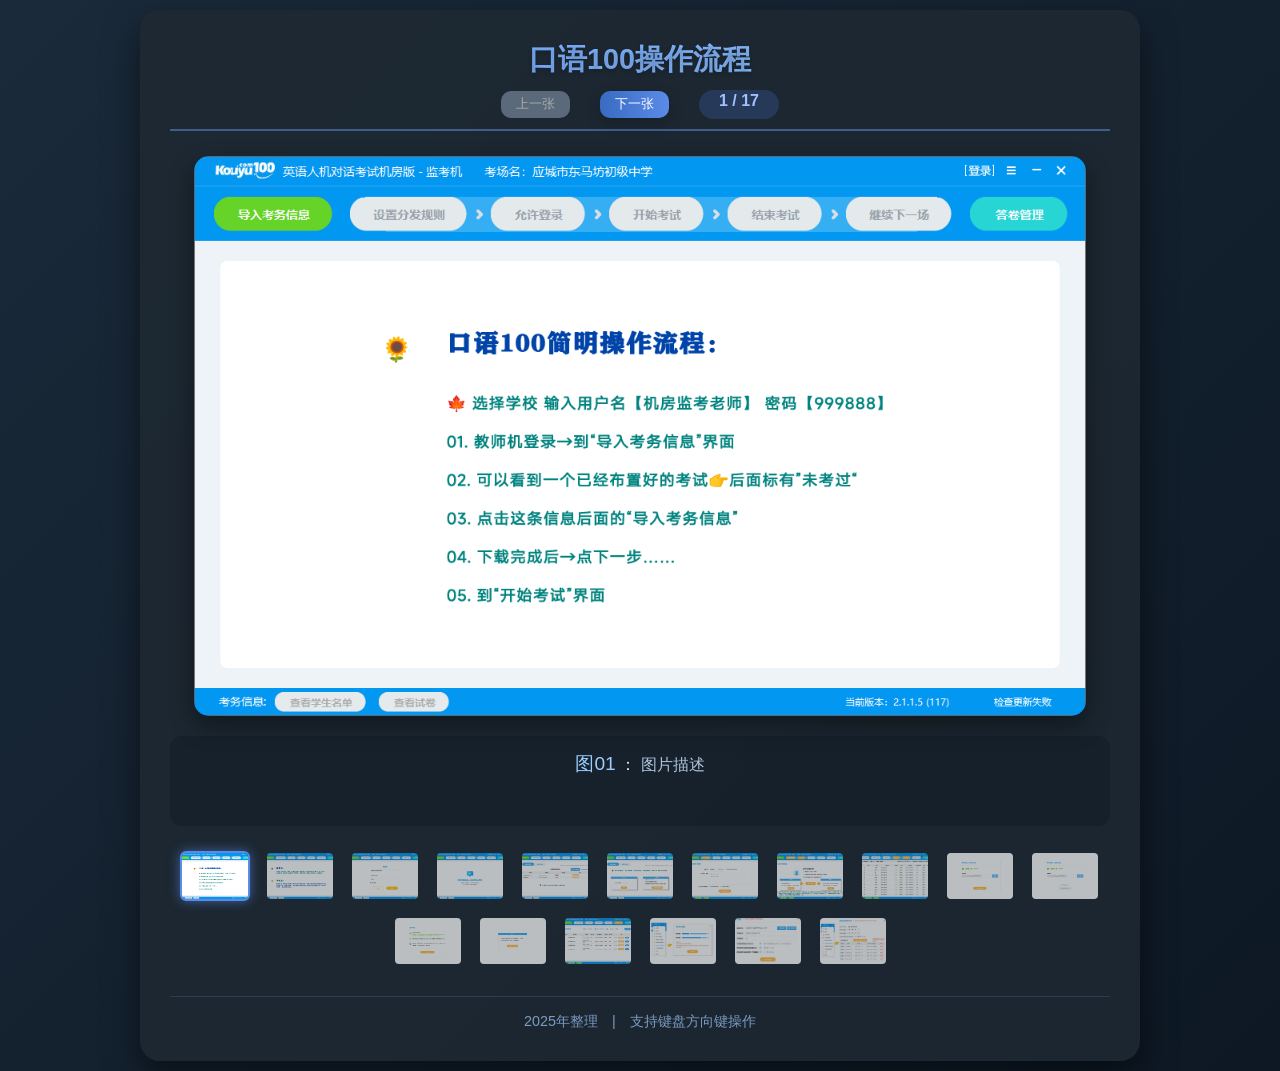
<file: kouyu100.html>
<!DOCTYPE html>
<html lang="zh-CN">
<head>
    <meta charset="UTF-8">
    <meta name="viewport" content="width=device-width, initial-scale=1.0">
    <title>口语100操作流程</title>
	<link rel="stylesheet" href="./css/kouyu100.css">
</head>
<body>
    <div class="container">
        <header>
            <h1>口语100操作流程</h1>
            <div class="controls">
                <button class="btn btn-prev" id="prev-btn">
                    <span>上一张</span>
                </button>
                <button class="btn btn-next" id="next-btn">
                    <span>下一张</span>
                </button>
				<span class="counter">
				<span id="current-index">1</span> / <span id="total-count">5</span>
				</span>
            </div>			
         </header>
        
        <main>
            <div class="image-viewer">
                <div class="image-container">
                    <img id="current-image" src="" alt="当前图片" class="fade-in">
                </div>
            </div>

            <div class="image-info">
                <span class="image-title" id="image-title">图片标题</span> ： 
                <span class="image-desc" id="image-desc">图片描述</span>
            </div>
 
            <div class="thumbnail-container" id="thumbnail-container">
                <!-- 缩略图将通过JS动态生成 -->
            </div>
        </main>
        
        <footer>
            <p>2025年整理　|　支持键盘方向键操作</p>
        </footer>
    </div>
	<script src="./js/kouyu100.js"></script>
</body>
</html>
</file>
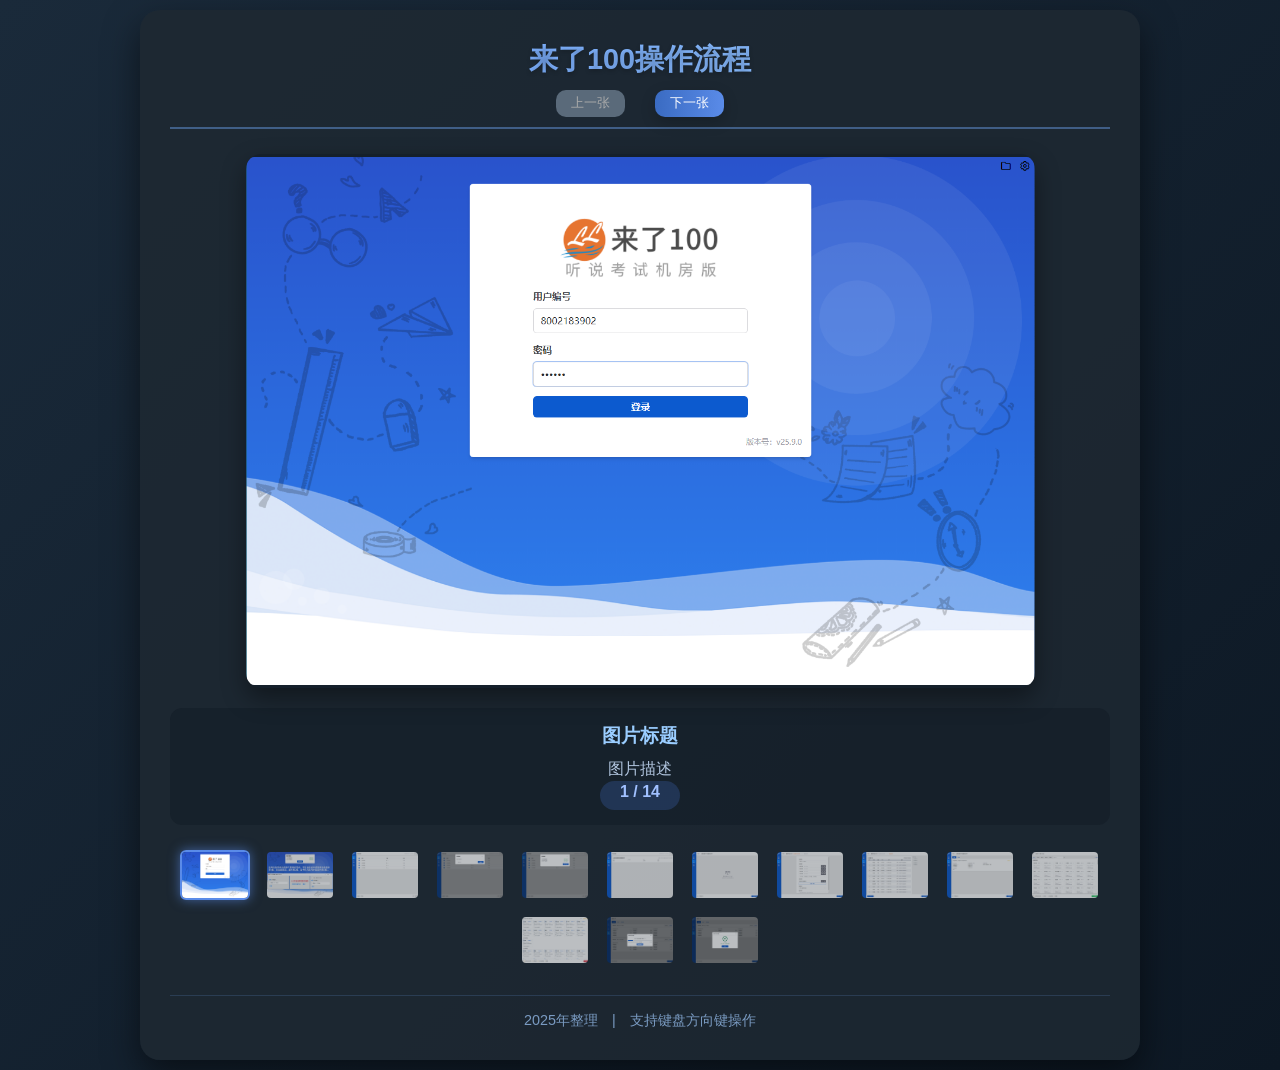
<file: laile100.html>
<!DOCTYPE html>
<html lang="zh-CN">
<head>
    <meta charset="UTF-8">
    <meta name="viewport" content="width=device-width, initial-scale=1.0">
    <title>来了100操作流程</title>
	<link rel="stylesheet" href="./css/kouyu100.css">
</head>
<body>
    <div class="container">
        <header>
            <h1>来了100操作流程</h1>
            <div class="controls">
                <button class="btn btn-prev" id="prev-btn">
                    <span>上一张</span>
                </button>
                <button class="btn btn-next" id="next-btn">
                    <span>下一张</span>
                </button>
            </div>			
         </header>
        
        <main>
            <div class="image-viewer1">
                <div class="image-container">
                    <img id="current-image" src="" alt="当前图片" class="fade-in">
                </div>
            </div>

            <div class="image-info">
                <h2 class="image-title" id="image-title">图片标题</h2>
                <p class="image-desc" id="image-desc">图片描述</p>
                <div class="counter">
                    <span id="current-index">1</span> / <span id="total-count">5</span>
                </div>
            </div>
        <!--   
            <div class="controls">
                <button class="btn btn-prev" id="prev-btn">
                    <span>上一张</span>
                </button>
                <button class="btn btn-next" id="next-btn">
                    <span>下一张</span>
                </button>
            </div>
        -->    
            <div class="thumbnail-container" id="thumbnail-container">
                <!-- 缩略图将通过JS动态生成 -->
            </div>
        </main>
        
        <footer>
            <p>2025年整理　|　支持键盘方向键操作</p>
        </footer>
    </div>

    <script>
        // 图片数据
        const images = [
            {
                 url: './img/laile100/image1.png',
                title: '图片标题',
                desc: '图片描述'
            },
            {
                 url: './img/laile100/image2.png',
                title: '图片标题',
                desc: '图片描述'
            },
            {
                url: './img/laile100/image3.png',
                title: '图片标题',
                desc: '图片描述'
            },
            {
                 url: './img/laile100/image4.png',
                title: '图片标题',
                desc: '图片描述'
            },
            {
                 url: './img/laile100/image5.png',
                title: '图片标题',
                desc: '图片描述'
            },
            {
                 url: './img/laile100/image6.png',
                title: '图片标题',
                desc: '图片描述'
            },
            {
                 url: './img/laile100/image7.png',
                title: '图片标题',
                desc: '图片描述'
            },
            {
                url: './img/laile100/image8.png',
                title: '图片标题',
                desc: '图片描述'
            },
            {
                url: './img/laile100/image9.png',
                title: '图片标题',
                desc: '图片描述'
            },	
            {
                url: './img/laile100/image10.png',
                title: '图片标题',
                desc: '图片描述'
            },		
            {
                url: './img/laile100/image11.png',
                title: '图片标题',
                desc: '图片描述'
            },		
            {
                url: './img/laile100/image12.png',
                title: '图片标题',
                desc: '图片描述'
            },		
            {
                url: './img/laile100/image13.jpg',
                title: '图片标题',
                desc: '图片描述'
            },		
            {
                url: './img/laile100/image14.jpg',
                title: '图片标题',
                desc: '图片描述'
            }		
		
        ];

        // 当前图片索引
        let currentIndex = 0;
        
        // DOM元素
        const currentImage = document.getElementById('current-image');
        const imageTitle = document.getElementById('image-title');
        const imageDesc = document.getElementById('image-desc');
        const currentIndexElement = document.getElementById('current-index');
        const totalCountElement = document.getElementById('total-count');
        const prevBtn = document.getElementById('prev-btn');
        const nextBtn = document.getElementById('next-btn');
        const thumbnailContainer = document.getElementById('thumbnail-container');
        
        // 初始化
        function init() {
            // 设置图片总数
            totalCountElement.textContent = images.length;
            
            // 加载当前图片
            loadImage(currentIndex);
            
            // 生成缩略图
            generateThumbnails();
            
            // 添加事件监听器
            prevBtn.addEventListener('click', showPrevImage);
            nextBtn.addEventListener('click', showNextImage);
            
            // 添加键盘事件监听
            document.addEventListener('keydown', handleKeyPress);
            
            // 更新按钮状态
            updateButtonState();
        }
        
        // 加载图片
        function loadImage(index) {
            const image = images[index];
            
            // 添加淡入效果
            currentImage.classList.remove('fade-in');
            
            // 使用setTimeout确保动画重新触发
            setTimeout(() => {
                currentImage.src = `${image.url}?w=800&h=450&fit=crop`;
                currentImage.alt = image.title;
                imageTitle.textContent = image.title;
                imageDesc.textContent = image.desc;
                currentIndexElement.textContent = index + 1;
                
                // 高亮当前缩略图
                highlightThumbnail(index);
                
                // 添加淡入效果
                currentImage.classList.add('fade-in');
                
                // 更新按钮状态
                updateButtonState();
            }, 50);
        }
        
        // 生成缩略图
        function generateThumbnails() {
            thumbnailContainer.innerHTML = '';
            
            images.forEach((image, index) => {
                const thumbnail = document.createElement('img');
                thumbnail.src = `${image.url}?w=100&h=70&fit=crop`;
                thumbnail.alt = `缩略图: ${image.title}`;
                thumbnail.className = 'thumbnail';
                
                if (index === currentIndex) {
                    thumbnail.classList.add('active');
                }
                
                thumbnail.addEventListener('click', () => {
                    currentIndex = index;
                    loadImage(currentIndex);
                });
                
                thumbnailContainer.appendChild(thumbnail);
            });
        }
        
        // 高亮当前缩略图
        function highlightThumbnail(index) {
            const thumbnails = document.querySelectorAll('.thumbnail');
            thumbnails.forEach((thumb, i) => {
                if (i === index) {
                    thumb.classList.add('active');
                } else {
                    thumb.classList.remove('active');
                }
            });
        }
        
        // 显示上一张图片
        function showPrevImage() {
            if (currentIndex > 0) {
                currentIndex--;
                loadImage(currentIndex);
            }
        }
        
        // 显示下一张图片
        function showNextImage() {
            if (currentIndex < images.length - 1) {
                currentIndex++;
                loadImage(currentIndex);
            }
        }
        
        // 更新按钮状态
        function updateButtonState() {
            prevBtn.disabled = currentIndex === 0;
            nextBtn.disabled = currentIndex === images.length - 1;
        }
        
        // 处理键盘按键
        function handleKeyPress(event) {
            if (event.key === 'ArrowLeft') {
                showPrevImage();
            } else if (event.key === 'ArrowRight') {
                showNextImage();
            }
        }
        
        // 页面加载完成后初始化
        document.addEventListener('DOMContentLoaded', init);
    </script>
</body>
</html>
</file>
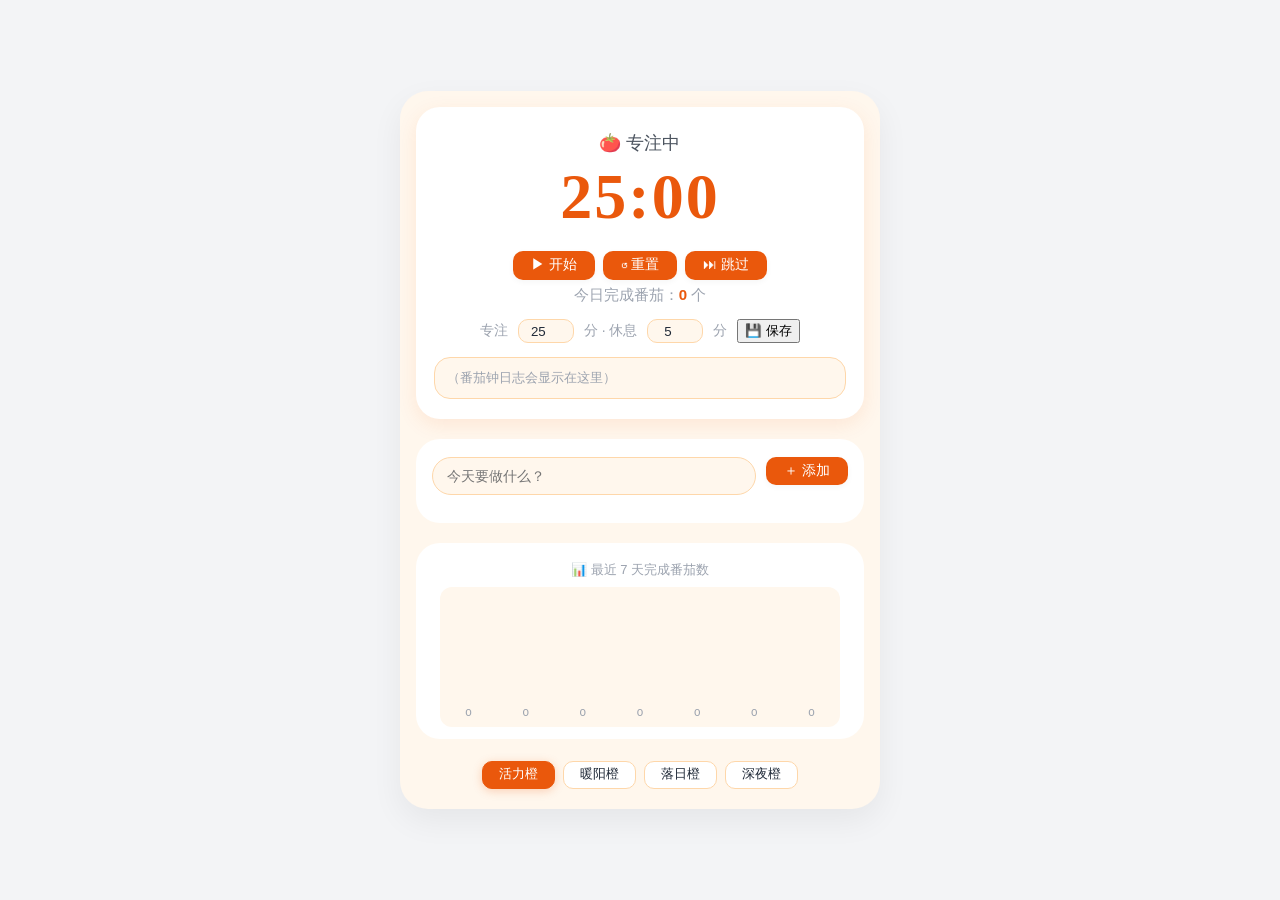
<file: tomato.html>
<!DOCTYPE html>
<html lang="zh-CN">
<head>
  <meta charset="UTF-8">
  <meta name="viewport" content="width=device-width, initial-scale=1.0">
  <link rel="stylesheet" href="./css/tomato.css">
  <title>番茄钟</title>
</head>
<body>
<div class="app" id="app" data-theme="活力橙">
  <!-- 番茄钟主模块 -->
  <div class="pomodoro">
    <div id="mode">🍅 专注中</div>
    <div class="pomodoro__time" id="time">25:00</div>
    <div class="pomodoro__btns">
      <button id="startBtn">▶ 开始</button>
      <button id="resetBtn">↺ 重置</button>
      <button id="skipBtn">⏭ 跳过</button>
    </div>
    <div class="stat">今日完成番茄：<span id="count">0</span> 个</div>
    <div class="settings">
      专注 <input id="workInput" type="number" min="1" value="25"> 分 ·
      休息 <input id="breakInput" type="number" min="1" value="5"> 分
      <button id="saveBtn">💾 保存</button>
    </div>
    <div class="log" id="log">（番茄钟日志会显示在这里）</div>
  </div>

  <!-- 任务清单 -->
  <div class="tasks">
    <div class="tasks__add">
      <input id="taskInput" placeholder="今天要做什么？">
      <button id="taskAdd">＋ 添加</button>
    </div>
    <ul class="tasks__list" id="taskList"></ul>
  </div>

  <!-- 统计图表 -->
  <div class="stats">
    <div style="font-size:13px; color:var(--c-muted); margin-bottom:8px;">📊 最近 7 天完成番茄数</div>
    <canvas id="chart" width="400" height="150"></canvas>
  </div>

  <!-- 主题选择 -->
  <div class="theme-bar">
    <button id="theme-活力橙">活力橙</button>
    <button id="theme-暖阳橙">暖阳橙</button>
    <button id="theme-落日橙">落日橙</button>
    <button id="theme-深夜橙">深夜橙</button>
  </div>
</div>
	<script src="./js/tomato.js"></script>
</body>
</html>
</file>
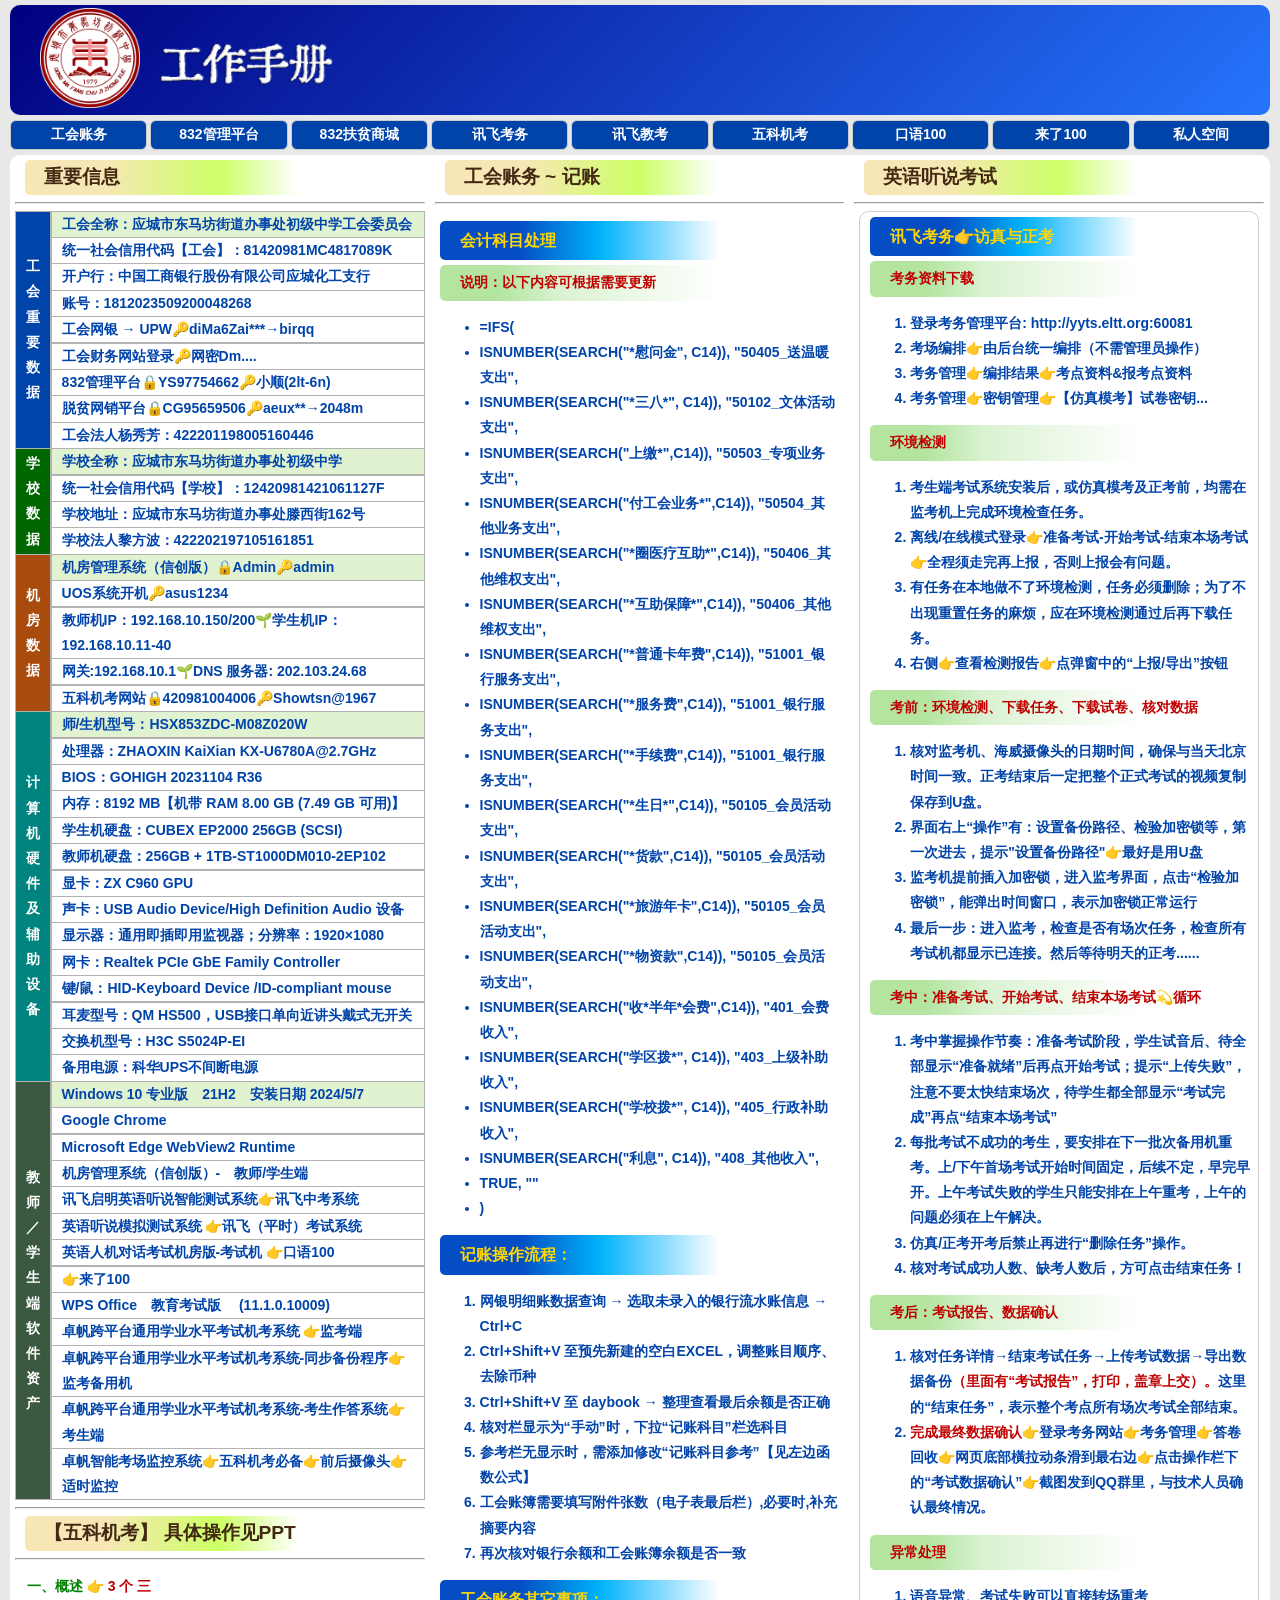
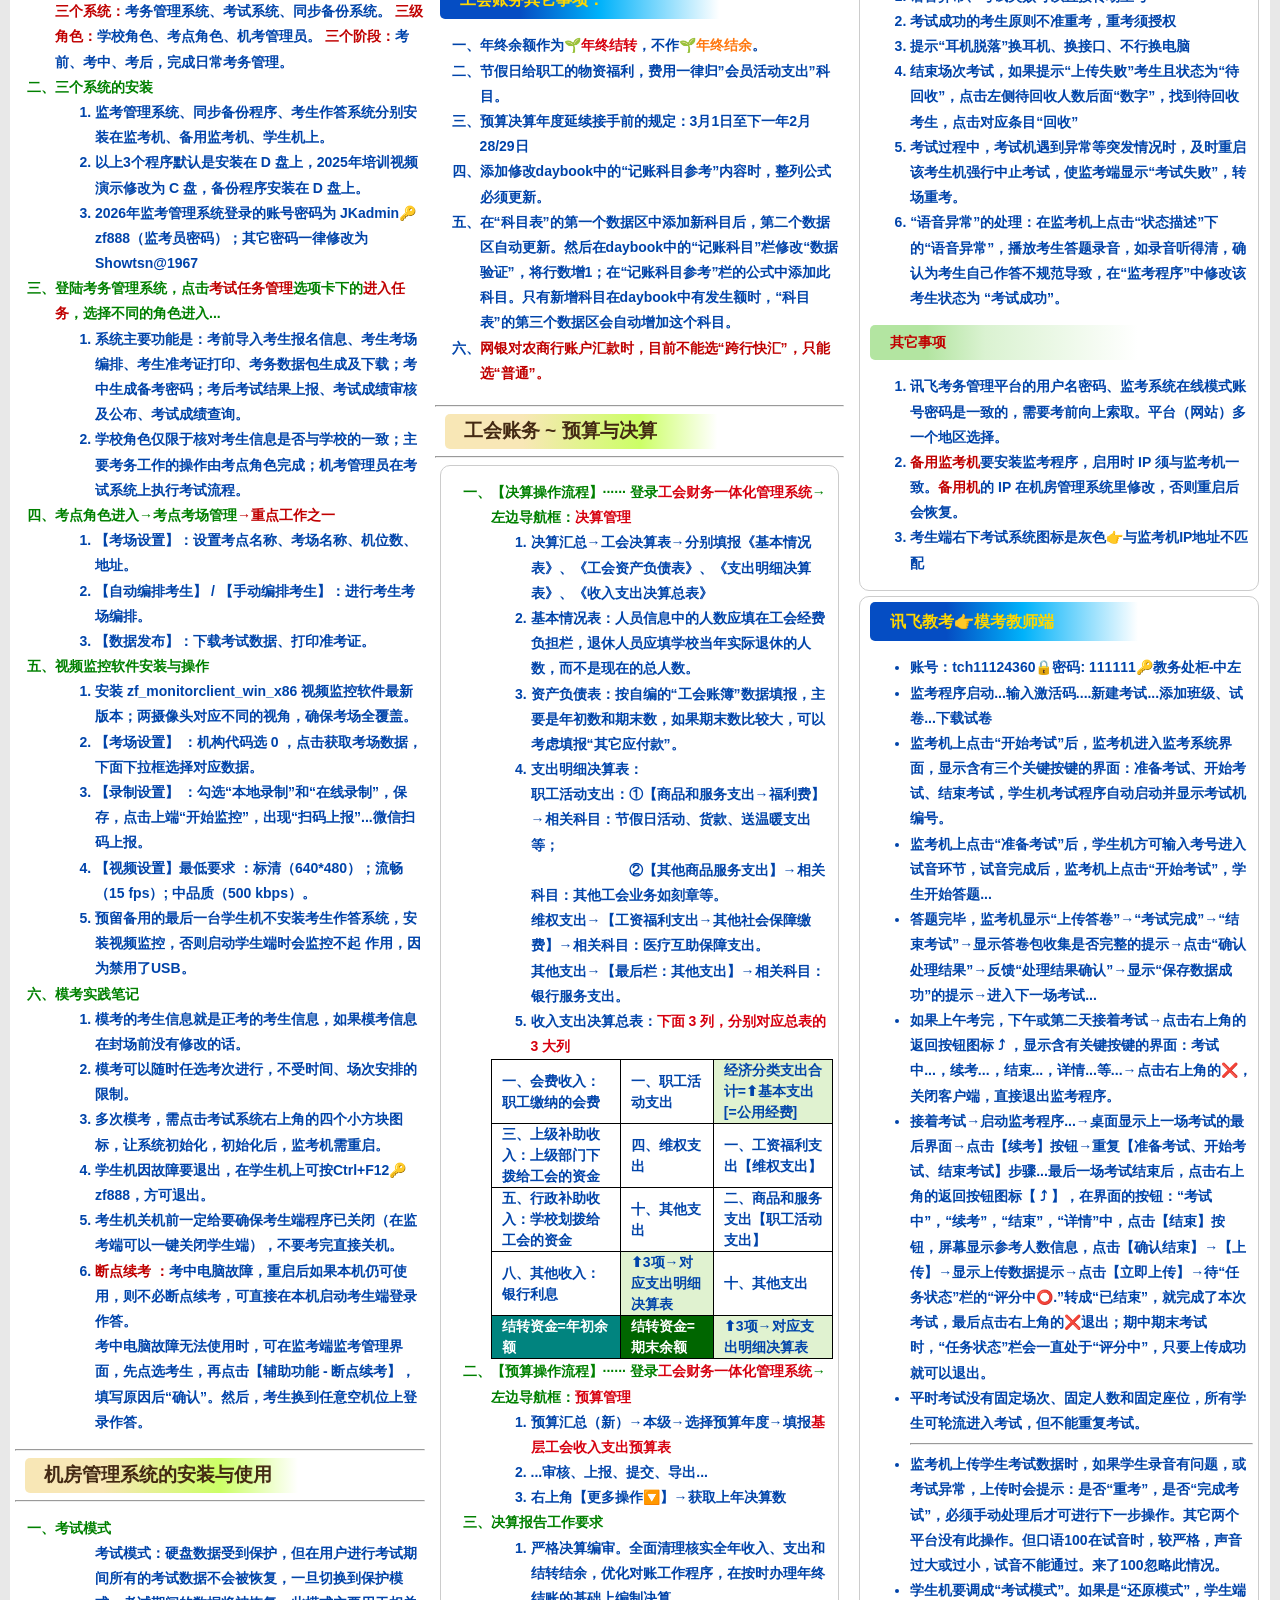
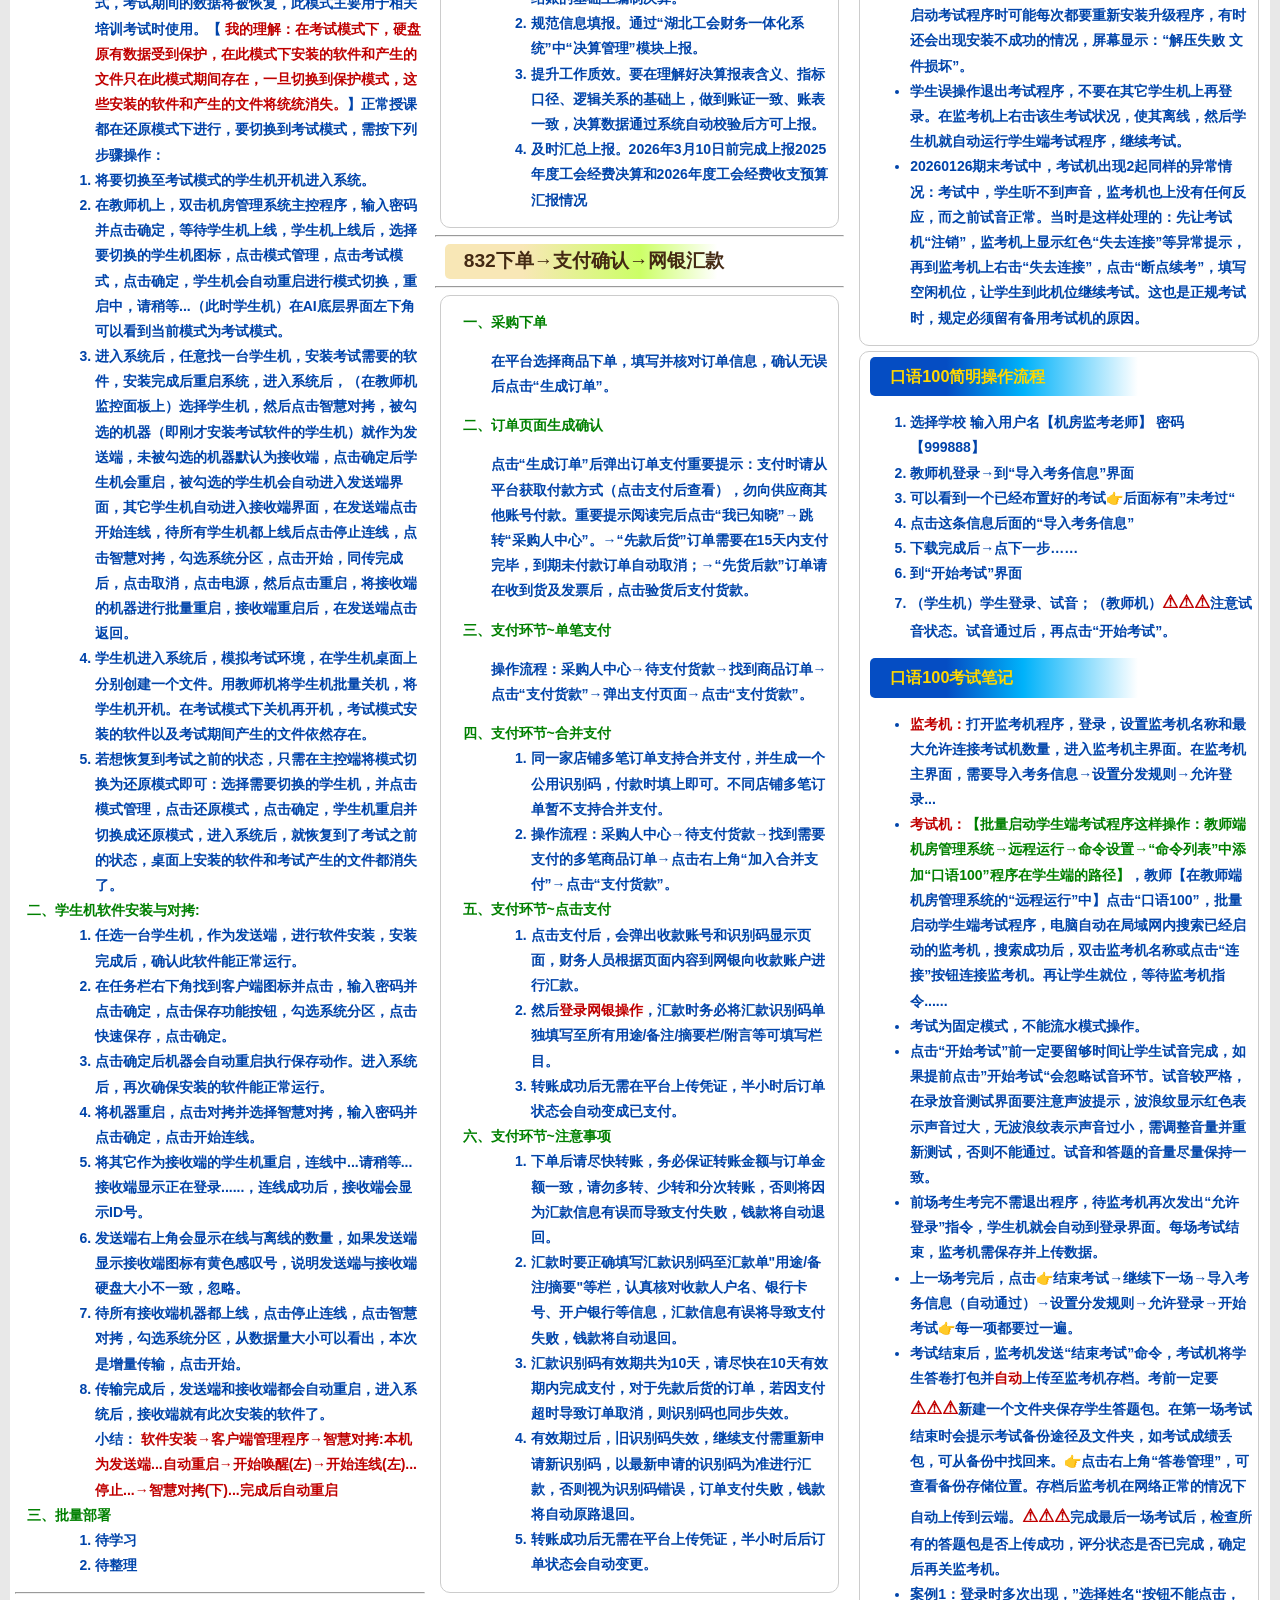
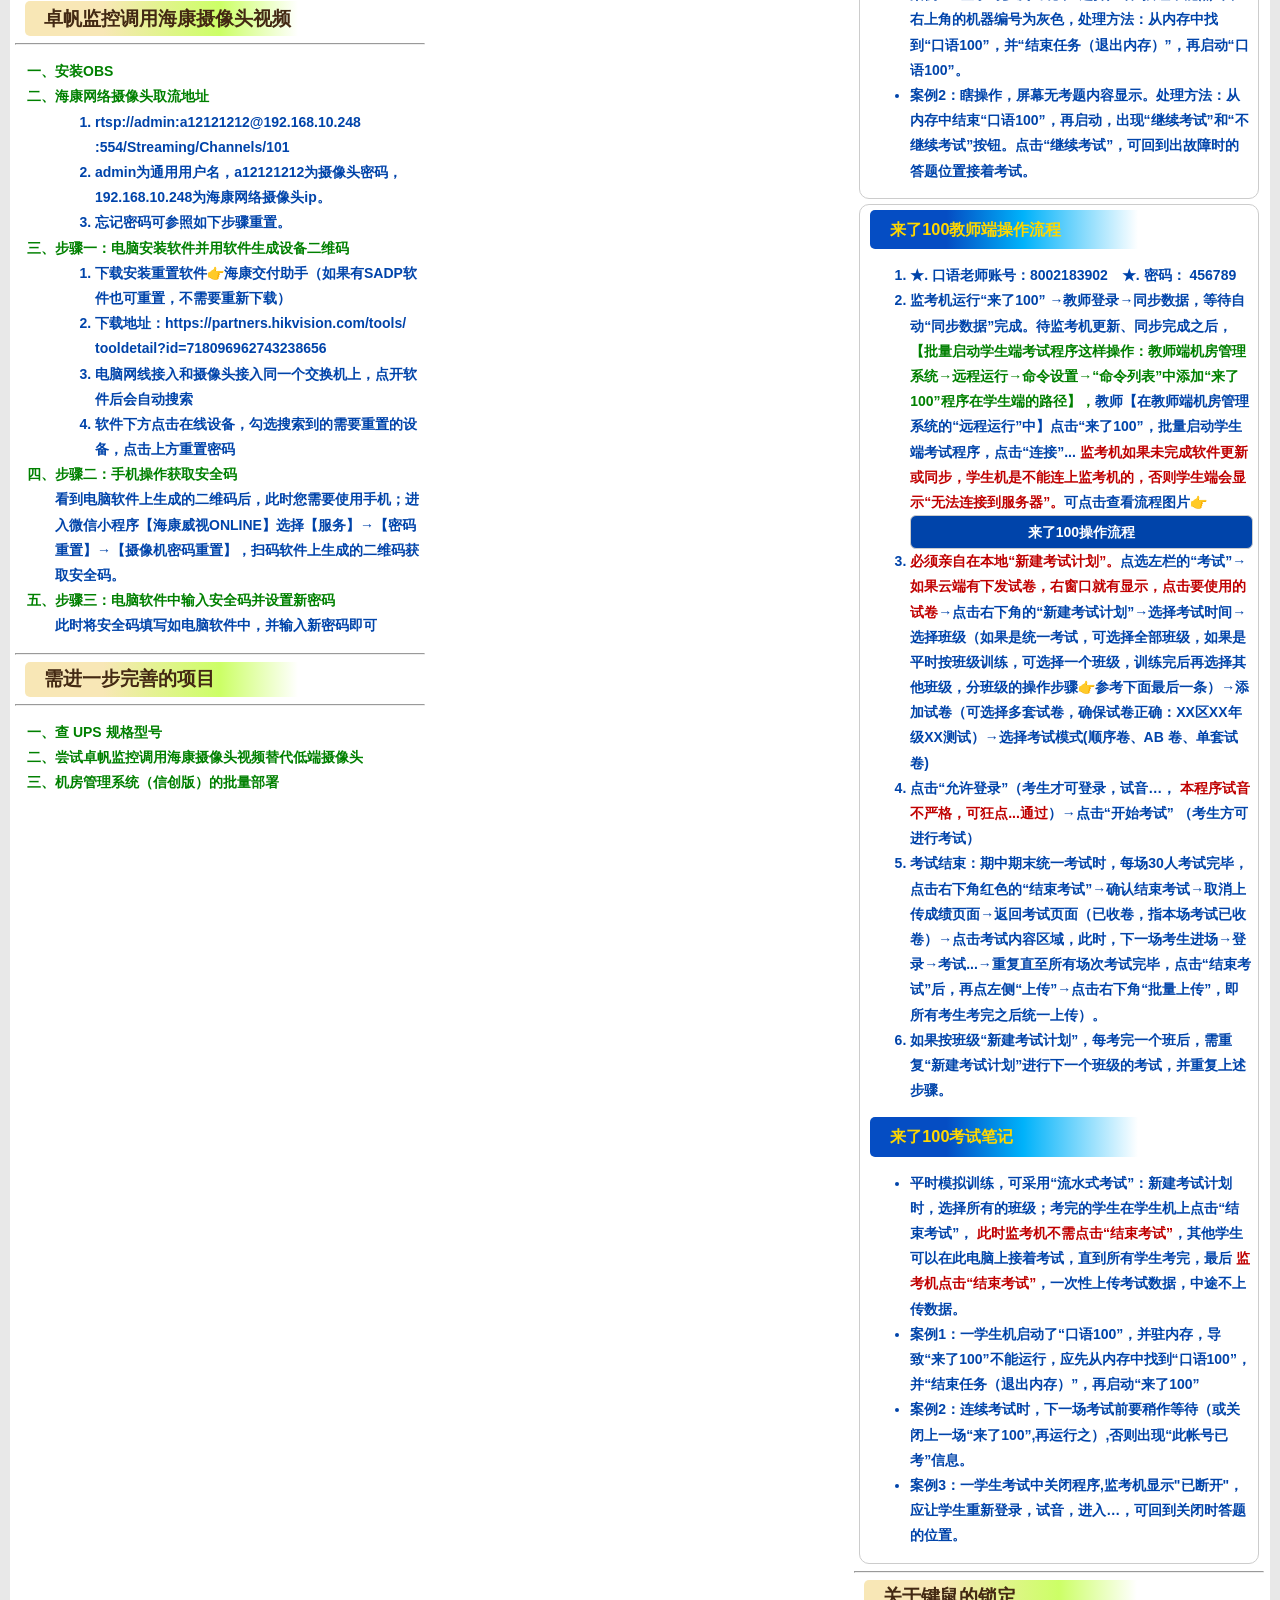
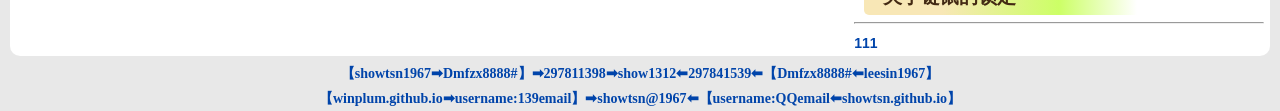
<file: wkrelated.html>
<!DOCTYPE html>
<html lang="en">
<head>
    <meta charset="UTF-8">
    <meta name="viewport" content="width=device-width, initial-scale=1.0">
	<!-- <script src="./js/wkrelated.js"></script> -->
    <title>工作手册</title>
    <link rel="stylesheet" href="./css/wkrelated.css">
</head>
<body>
    <div class="container">
        <header class="header"><img class="xiaohuiimg" src="./img/xuexiao.png"><img class="titleimg" src="./img/titlejob.png"></header>
		<nav class="nav">
			<div class="website"><a href="https://hubei.newgh.com/" target="_blank">工会账务</a></div>
			<div class="website"><a href="https://cg.fupin832.com" title="" target="_blank">832管理平台</a></div>
			<div class="website"><a href="https://ys.fupin832.com/" title="" target="_blank">832扶贫商城</a></div>
			<div class="website"><a href="http://yyts.eltt.org:60081/#/loginBase" target="_blank">讯飞考务</a></div>
			<div class="website"><a href="https://jkpt.koukao.cn/" title="" target="_blank">讯飞教考</a></div>
			<div class="website"><a href="http://xgxk.zfoline.net:8501/index.html#/ExamHome" title="" target="_blank">五科机考</a></div>
			<div class="website"><a href="kouyu100.html" title="" target="_blank">口语100</a></div>
			<div class="website"><a href="laile100.html" title="" target="_blank">来了100</a></div>
			<div class="website"><a href="index.html" title="" target="_blank">私人空间</a></div>
		</nav>
		<main class="main">
        <aside class="aside">
		<div class="title-1">重要信息</div><hr>
            <div class="vit"><!--由 vit 定义了一个  44行2列的表 -->
                <div class="box bgC1" style="grid-row: span 9">工<br>会<br>重<br>要<br>数<br>据</div>
                <div class="box plus">工会全称：应城市东马坊街道办事处初级中学工会委员会</div>
                <div class="box">统一社会信用代码【工会】：81420981MC4817089K</div>
                <div class="box">开户行：中国工商银行股份有限公司应城化工支行</div>
                <div class="box">账号：1812023509200048268</div>
                <div class="box">工会网银 → UPW🔑diMa6Zai***→birqq</div>
                <div class="box">工会财务网站登录🔑网密Dm....</div>
                <div class="box">832管理平台🔒YS97754662🔑小顺(2lt-6n)</div>
                <div class="box">脱贫网销平台🔒CG95659506🔑aeux**→2048m</div>
                <div class="box">工会法人杨秀芳：422201198005160446</div>
				<div class="box bgC2" style="grid-row: span 4">学<br>校<br>数<br>据</div>
                <div class="box plus">学校全称：应城市东马坊街道办事处初级中学</div>
                <div class="box">统一社会信用代码【学校】：12420981421061127F</div>
                <div class="box">学校地址：应城市东马坊街道办事处滕西街162号</div>
                <div class="box">学校法人黎方波：422202197105161851</div>
				<div class="box  bgC3" style="grid-row: span 5">机<br>房<br>数<br>据</div>
                <div class="box plus">机房管理系统（信创版）🔒Admin🔑admin</div>
                <div class="box">UOS系统开机🔑asus1234</div>
                <div class="box">教师机IP：192.168.10.150/200🌱学生机IP：192.168.10.11-40</div>
                <div class="box">网关:192.168.10.1🌱DNS 服务器:	202.103.24.68</div>
                <div class="box">五科机考网站🔒420981004006🔑Showtsn@1967</div>
                <div class="box  bgC4" style="grid-row: span 14">计<br>算<br>机<br>硬<br>件<br>及<br>辅<br>助<br>设<br>备</div>
                <div class="box plus">师/生机型号：HSX853ZDC-M08Z020W</div>
				<div class="box">处理器：ZHAOXIN KaiXian KX-U6780A@2.7GHz</div>
				<div class="box">BIOS：GOHIGH 20231104 R36</div>
				<div class="box">内存：8192 MB【机带 RAM	8.00 GB (7.49 GB 可用)】</div>
				<div class="box">学生机硬盘：CUBEX EP2000 256GB (SCSI)</div>
				<div class="box">教师机硬盘：256GB + 1TB-ST1000DM010-2EP102</div>
				<div class="box">显卡：ZX C960 GPU</div>
				<div class="box">声卡：USB Audio Device/High Definition Audio 设备</div>
				<div class="box">显示器：通用即插即用监视器；分辨率：1920×1080</div>
				<div class="box">网卡：Realtek PCIe GbE Family Controller</div>
				<div class="box">键/鼠：HID-Keyboard Device /ID-compliant mouse</div>
				<div class="box">耳麦型号：QM HS500，USB接口单向近讲头戴式无开关</div>
				<div class="box">交换机型号：H3C S5024P-EI</div>
				<div class="box">备用电源：科华UPS不间断电源</div>
                <div class="box  bgC5" style="grid-row: span 13">教<br>师<br>／<br>学<br>生<br>端<br>软<br>件<br>资<br>产</div>
                <div class="box plus">Windows 10 专业版　21H2　安装日期	‎2024/‎5/‎7</div>
                <div class="box">Google Chrome</div>
                <div class="box">Microsoft Edge WebView2 Runtime</div>
                <div class="box">机房管理系统（信创版）-　教师/学生端</div>
                <div class="box">讯飞启明英语听说智能测试系统👉讯飞中考系统</div>				
                <div class="box">英语听说模拟测试系统 👉讯飞（平时）考试系统</div>
                <div class="box">英语人机对话考试机房版-考试机 👉口语100</div>
                <div class="box">👉来了100</div>
                <div class="box">WPS Office　教育考试版 　(11.1.0.10009)</div>
                <div class="box">卓帆跨平台通用学业水平考试机考系统 👉监考端</div>
                <div class="box">卓帆跨平台通用学业水平考试机考系统-同步备份程序👉监考备用机</div>
                <div class="box">卓帆跨平台通用学业水平考试机考系统-考生作答系统👉考生端</div>
                <div class="box">卓帆智能考场监控系统👉五科机考必备👉前后摄像头👉适时监控</div>
            </div>
		<hr><div class="title-1">【五科机考】 具体操作见PPT</div><hr>
			<ol class="ol-cn">
				<b style="color:green"><li>概述 👉 <span style="color:#C00000"> 3 个 三</span></li></b>
		<span style="color:#C00000">三个系统：</span>考务管理系统、考试系统、同步备份系统。
		<span style="color:#C00000">三级角色：</span>学校角色、考点角色、机考管理员。
		<span style="color:#C00000">三个阶段：</span>考前、考中、考后，完成日常考务管理。
				<b style="color:green"><li>三个系统的安装</li></b>
			<ol>
				<li>监考管理系统、同步备份程序、考生作答系统分别安装在监考机、备用监考机、学生机上。</li>
				<li>以上3个程序默认是安装在 D 盘上，2025年培训视频演示修改为 C 盘，备份程序安装在 D 盘上。</li>
				<li>2026年监考管理系统登录的账号密码为  JKadmin🔑zf888（监考员密码）；其它密码一律修改为Showtsn@1967</li>
				</ol>
						<b style="color:green"><li>登陆考务管理系统，点击<span style="color:#C00000">考试任务管理</span>选项卡下的<span style="color:#C00000">进入任务</span>，选择不同的角色进入...</li></b>
			<ol>
				<li>系统主要功能是：考前导入考生报名信息、考生考场编排、考生准考证打印、考务数据包生成及下载；考中生成备考密码；考后考试结果上报、考试成绩审核及公布、考试成绩查询。<br></li>
				<li>学校角色仅限于核对考生信息是否与学校的一致；主要考务工作的操作由考点角色完成；机考管理员在考试系统上执行考试流程。</li>
				</ol>
			<ol>
				</ol>
				<b style="color:green"><li>考点角色进入→考点考场管理<span style="color:#C00000">→重点工作之一</span></li></b>
			<ol>
				<li>【考场设置】：设置考点名称、考场名称、机位数、地址。</li>
				<li>【自动编排考生】 / 【手动编排考生】：进行考生考场编排。</li>
				<li>【数据发布】：下载考试数据、打印准考证。</li>
				</ol>				
				<b style="color:green"><li>视频监控软件安装与操作</li></b>
			<ol>
				<li>安装 zf_monitorclient_win_x86 视频监控软件最新版本；两摄像头对应不同的视角，确保考场全覆盖。</li>
				<li>【考场设置】 ：机构代码选 0 ，点击获取考场数据，下面下拉框选择对应数据。</li>
				<li>【录制设置】 ：勾选“本地录制”和“在线录制”，保存，点击上端“开始监控”，出现“扫码上报”...微信扫码上报。</li>
				<li>【视频设置】最低要求 ：标清（640*480）；流畅（15 fps）; 中品质（500 kbps）。</li>
				<li>预留备用的最后一台学生机不安装考生作答系统，安装视频监控，否则启动学生端时会监控不起 作用，因为禁用了USB。</li>
				</ol>
				<b style="color:green"><li>模考实践笔记</li></b>
			<ol>
				<li>模考的考生信息就是正考的考生信息，如果模考信息在封场前没有修改的话。</li>
				<li>模考可以随时任选考次进行，不受时间、场次安排的限制。</li>
				<li>多次模考，需点击考试系统右上角的四个小方块图标，让系统初始化，初始化后，监考机需重启。</li>
				<li>学生机因故障要退出，在学生机上可按Ctrl+F12🔑zf888，方可退出。</li>
				<li>考生机关机前一定给要确保考生端程序已关闭（在监考端可以一键关闭学生端），不要考完直接关机。</li>
				<li><span style="color:#C00000">断点续考 ：</span>考中电脑故障，重启后如果本机仍可使用，则不必断点续考，可直接在本机启动考生端登录作答。<br>考中电脑故障无法使用时，可在监考端监考管理界面，先点选考生，再点击【辅助功能 - 断点续考】，填写原因后“确认”。然后，考生换到任意空机位上登录作答。</li>
				</ol>				
			</ol>
		<hr>				
		<div class="title-1">机房管理系统的安装与使用</div>
			<hr>
			<ol class="ol-cn">
				<b style="color:green"><li>考试模式</li></b>
			<ol>
				考试模式：硬盘数据受到保护，但在用户进行考试期间所有的考试数据不会被恢复，一旦切换到保护模式，考试期间的数据将被恢复，此模式主要用于相关培训考试时使用。【<span style="color:#C00000"> 我的理解：在考试模式下，硬盘原有数据受到保护，在此模式下安装的软件和产生的文件只在此模式期间存在，一旦切换到保护模式，这些安装的软件和产生的文件将统统消失。</span>】正常授课都在还原模式下进行，要切换到考试模式，需按下列步骤操作：
				<li>将要切换至考试模式的学生机开机进入系统。</li>
				<li>在教师机上，双击机房管理系统主控程序，输入密码并点击确定，等待学生机上线，学生机上线后，选择要切换的学生机图标，点击模式管理，点击考试模式，点击确定，学生机会自动重启进行模式切换，重启中，请稍等...（此时学生机）在AI底层界面左下角可以看到当前模式为考试模式。</li>
				<li>进入系统后，任意找一台学生机，安装考试需要的软件，安装完成后重启系统，进入系统后，（在教师机监控面板上）选择学生机，然后点击智慧对拷，被勾选的机器（即刚才安装考试软件的学生机）就作为发送端，未被勾选的机器默认为接收端，点击确定后学生机会重启，被勾选的学生机会自动进入发送端界面，其它学生机自动进入接收端界面，在发送端点击开始连线，待所有学生机都上线后点击停止连线，点击智慧对拷，勾选系统分区，点击开始，同传完成后，点击取消，点击电源，然后点击重启，将接收端的机器进行批量重启，接收端重启后，在发送端点击返回。</li>
				<li>学生机进入系统后，模拟考试环境，在学生机桌面上分别创建一个文件。用教师机将学生机批量关机，将学生机开机。在考试模式下关机再开机，考试模式安装的软件以及考试期间产生的文件依然存在。</li>
				<li>若想恢复到考试之前的状态，只需在主控端将模式切换为还原模式即可：选择需要切换的学生机，并点击模式管理，点击还原模式，点击确定，学生机重启并切换成还原模式，进入系统后，就恢复到了考试之前的状态，桌面上安装的软件和考试产生的文件都消失了。</li>
			</ol>
				<b style="color:green"><li>学生机软件安装与对拷:</li></b>
			<ol>
				<li>任选一台学生机，作为发送端，进行软件安装，安装完成后，确认此软件能正常运行。</li>
				<li>在任务栏右下角找到客户端图标并点击，输入密码并点击确定，点击保存功能按钮，勾选系统分区，点击快速保存，点击确定。</li>
				<li>点击确定后机器会自动重启执行保存动作。进入系统后，再次确保安装的软件能正常运行。</li>
				<li>将机器重启，点击对拷并选择智慧对拷，输入密码并点击确定，点击开始连线。</li>
				<li>将其它作为接收端的学生机重启，连线中...请稍等...接收端显示正在登录......，连线成功后，接收端会显示ID号。</li>
				<li>发送端右上角会显示在线与离线的数量，如果发送端显示接收端图标有黄色感叹号，说明发送端与接收端硬盘大小不一致，忽略。</li>
				<li>待所有接收端机器都上线，点击停止连线，点击智慧对拷，勾选系统分区，从数据量大小可以看出，本次是增量传输，点击开始。</li>
				<li>传输完成后，发送端和接收端都会自动重启，进入系统后，接收端就有此次安装的软件了。</li>
				小结：<span style="color:#C00000"> 软件安装→客户端管理程序→智慧对拷:本机为发送端...自动重启→开始唤醒(左)→开始连线(左)...停止...→智慧对拷(下)...完成后自动重启</span>
			</ol>
				<b style="color:green"><li>批量部署</li></b>
			<ol>
				<li>待学习</li>
				<li>待整理</li>
			</ol>			
		</ol>
		<hr><div class="title-1">卓帆监控调用海康摄像头视频</div><hr>
			<ol class="ol-cn">
				<b style="color:green"><li>安装OBS</li></b>
				<b style="color:green"><li>海康网络摄像头取流地址</li></b>
				<ol>
					<li>rtsp://admin:a12121212@192.168.10.248 :554/Streaming/Channels/101</li>
					<li>admin为通用用户名，a12121212为摄像头密码，192.168.10.248为海康网络摄像头ip。</li>
					<li>忘记密码可参照如下步骤重置。</li>
				</ol>
				<b style="color:green"><li>步骤一：电脑安装软件并用软件生成设备二维码</li></b>
					<ol>
						<li>下载安装重置软件👉海康交付助手（如果有SADP软件也可重置，不需要重新下载）</li>
						<li>下载地址：https://partners.hikvision.com/tools/ tooldetail?id=718096962743238656</li>
						<li>电脑网线接入和摄像头接入同一个交换机上，点开软件后会自动搜索</li>
						<li>软件下方点击在线设备，勾选搜索到的需要重置的设备，点击上方重置密码</li>
					</ol>
				<b style="color:green"><li>步骤二：手机操作获取安全码</li></b>
				看到电脑软件上生成的二维码后，此时您需要使用手机；进入微信小程序【海康威视ONLINE】选择【服务】→【密码重置】→【摄像机密码重置】，扫码软件上生成的二维码获取安全码。
				<b style="color:green"><li>步骤三：电脑软件中输入安全码并设置新密码</li></b>
				此时将安全码填写如电脑软件中，并输入新密码即可
			</ol>
		<hr><div class="title-1">需进一步完善的项目</div><hr>
			<ol class="ol-cn">
				<b style="color:green"><li>查 UPS 规格型号</li></b>
				<b style="color:green"><li>尝试卓帆监控调用海康摄像头视频替代低端摄像头</li></b>
				<b style="color:green"><li>机房管理系统（信创版）的批量部署</li></b>
			</ol>
		</aside>
        <aside class="aside">
			<div class="title-1">工会账务 ~ 记账</div>
			<hr>
			<div class="smallcard">
					<h3>会计科目处理</h3>
					<h4>说明：以下内容可根据需要更新</h4>
			<ul>
				<li>=IFS(</li>
				<li>  ISNUMBER(SEARCH("*慰问金", C14)), "50405_送温暖支出",</li>
				<li>  ISNUMBER(SEARCH("*三八*", C14)), "50102_文体活动支出",</li>
				<li>  ISNUMBER(SEARCH("上缴*",C14)), "50503_专项业务支出",</li>
				<li>  ISNUMBER(SEARCH("付工会业务*",C14)), "50504_其他业务支出",</li>
				<li>  ISNUMBER(SEARCH("*圈医疗互助*",C14)), "50406_其他维权支出",</li>
				<li>  ISNUMBER(SEARCH("*互助保障*",C14)), "50406_其他维权支出",</li>
				<li>  ISNUMBER(SEARCH("*普通卡年费",C14)), "51001_银行服务支出",</li>
				<li>  ISNUMBER(SEARCH("*服务费",C14)), "51001_银行服务支出",</li>
				<li>  ISNUMBER(SEARCH("*手续费",C14)), "51001_银行服务支出",</li>
				<li>  ISNUMBER(SEARCH("*生日*",C14)), "50105_会员活动支出",</li>
				<li>  ISNUMBER(SEARCH("*货款",C14)), "50105_会员活动支出",</li>
				<li>  ISNUMBER(SEARCH("*旅游年卡",C14)), "50105_会员活动支出",</li>
				<li>  ISNUMBER(SEARCH("*物资款",C14)), "50105_会员活动支出",</li>
				<li>  ISNUMBER(SEARCH("收*半年*会费",C14)), "401_会费收入",</li>
				<li>  ISNUMBER(SEARCH("学区拨*", C14)), "403_上级补助收入",</li>
				<li>  ISNUMBER(SEARCH("学校拨*", C14)), "405_行政补助收入",</li>
				<li>  ISNUMBER(SEARCH("利息", C14)), "408_其他收入",</li>
				<li>  TRUE, ""</li>
				<li>)</li>
			</ul>
		<h3>记账操作流程：</h3>
			<ol>
				<li>网银明细账数据查询 → 选取未录入的银行流水账信息 → Ctrl+C</li>
				<li>Ctrl+Shift+V 至预先新建的空白EXCEL，调整账目顺序、去除币种</li>
				<li>Ctrl+Shift+V 至 daybook → 整理查看最后余额是否正确</li>
				<li>核对栏显示为“手动”时，下拉“记账科目”栏选科目</li>
				<li>参考栏无显示时，需添加修改“记账科目参考”【见左边函数公式】</li>
				<li>工会账簿需要填写附件张数（电子表最后栏）,必要时,补充摘要内容</li>
				<li>再次核对银行余额和工会账簿余额是否一致</li>
				</ol>
		<h3>工会账务其它事项：</h3>
			<ol class="ol-cn">
				<li>年终余额作为🌱<span style="color:#D7000F">年终结转</span>，不作🌱<span style="color:#ff770f">年终结余</span>。</li>
				<li>节假日给职工的物资福利，费用一律归”会员活动支出”科目。</li>
				<li>预算决算年度延续接手前的规定：3月1日至下一年2月28/29日</li>
				<li>添加修改daybook中的“记账科目参考”内容时，整列公式必须更新。</li>
				<li>在“科目表”的第一个数据区中添加新科目后，第二个数据区自动更新。然后在daybook中的“记账科目”栏修改“数据验证”，将行数增1；在“记账科目参考”栏的公式中添加此科目。只有新增科目在daybook中有发生额时，“科目表”的第三个数据区会自动增加这个科目。</li>
				<li><span style="color:#C00000">网银对农商行账户汇款时，目前不能选“跨行快汇”，只能选“普通”。</span></li>
				</ol>
		</div>
		<hr><div class="title-1">工会账务 ~ 预算与决算</div><hr>
				<div class="tincard">
				<ol class="ol-cn">
				<span style="color:green"><li>【决算操作流程】······ 登录<span style="color:#D7000F">工会财务一体化管理系统</span>→左边导航框：<span style="color:#D7000F">决算管理</span></li></span>
				<ol>
					<li>决算汇总→工会决算表→分别填报《基本情况表》、《工会资产负债表》、《支出明细决算表》、《收入支出决算总表》</li>
					<li>基本情况表：人员信息中的人数应填在工会经费负担栏，退休人员应填学校当年实际退休的人数，而不是现在的总人数。</li>
					<li>资产负债表：按自编的“工会账簿”数据填报，主要是年初数和期末数，如果期末数比较大，可以考虑填报“其它应付款”。</li>
					<li>支出明细决算表：
						<br>职工活动支出：①【商品和服务支出→福利费】→相关科目：节假日活动、货款、送温暖支出等；
						<br>　　　　　　　②【其他商品服务支出】→相关科目：其他工会业务如刻章等。
						<br>维权支出→【工资福利支出→其他社会保障缴费】→相关科目：医疗互助保障支出。
						<br>其他支出→【最后栏：其他支出】→相关科目：银行服务支出。</li>
					<li>收入支出决算总表：<span style="color:#D7000F">下面 3 列，分别对应总表的 3 大列</span>
						</li>
					</ol>
						<table>
							<tr>
								<td>一、会费收入：职工缴纳的会费</td><td>一、职工活动支出</td><td  class="plus">经济分类支出合计=⬆基本支出[=公用经费]</td>
							</tr>
							<tr>
								<td>三、上级补助收入：上级部门下拨给工会的资金</td><td>四、维权支出</td><td>一、工资福利支出【维权支出】</td>
							</tr>
							<tr>
								<td>五、行政补助收入：学校划拨给工会的资金</td><td>十、其他支出</td><td>二、商品和服务支出【职工活动支出】</td>
							</tr>
							<tr>
								<td>八、其他收入：银行利息</td><td  class="plus">⬆3项→对应支出明细决算表</td><td>十、其他支出</td>
							</tr>
							<tr>
								<td  class="bgC4">结转资金=年初余额</td><td  class="bgC2">结转资金=期末余额</td><td  class="plus">⬆3项→对应支出明细决算表</td>
							</tr>							
						</table>
				<span style="color:green"><li>【预算操作流程】······ 登录<span style="color:#D7000F">工会财务一体化管理系统</span>→左边导航框：<span style="color:#D7000F">预算管理</span></li></span>
								<ol>
					<li>预算汇总（新）→本级→选择预算年度→填报<span style="color:#D7000F">基层工会收入支出预算表</span></li>
					<li>...审核、上报、提交、导出...</li>
					<li>右上角【更多操作🔽】→获取上年决算数</li>
				</ol>
				<span style="color:green"><li>决算报告工作要求</li></span>
			<ol>
				<li>严格决算编审。全面清理核实全年收入、支出和结转结余，优化对账工作程序，在按时办理年终结账的基础上编制决算。</li>
				<li>规范信息填报。通过“湖北工会财务一体化系统”中“决算管理”模块上报。</li>
				<li>提升工作质效。要在理解好决算报表含义、指标口径、逻辑关系的基础上，做到账证一致、账表一致，决算数据通过系统自动校验后方可上报。</li>
				<li>及时汇总上报。2026年3月10日前完成上报2025年度工会经费决算和2026年度工会经费收支预算汇报情况</li>
			</ol>
		</ol>
		</div>
			<hr><div class="title-1">832下单→支付确认→网银汇款</div><hr>
			<div class="tincard">
			<ol class="ol-cn">
				<b style="color:green"><li>采购下单</li></b>
					<p>在平台选择商品下单，填写并核对订单信息，确认无误后点击“生成订单”。</p>
				<b style="color:green"><li>订单页面生成确认</li></b>
					<p>点击“生成订单”后弹出订单支付重要提示：支付时请从平台获取付款方式（点击支付后查看），勿向供应商其他账号付款。重要提示阅读完后点击“我已知晓”→跳转“采购人中心”。→“先款后货”订单需要在15天内支付完毕，到期未付款订单自动取消；→“先货后款”订单请在收到货及发票后，点击验货后支付货款。</p>
				<b style="color:green"><li>支付环节~单笔支付</li></b>
					<p>操作流程：采购人中心→待支付货款→找到商品订单→点击“支付货款”→弹出支付页面→点击“支付货款”。</p>
				<b style="color:green"><li>支付环节~合并支付</li></b>
			<ol>
				<li>同一家店铺多笔订单支持合并支付，并生成一个公用识别码，付款时填上即可。不同店铺多笔订单暂不支持合并支付。</li>
				<li>操作流程：采购人中心→待支付货款→找到需要支付的多笔商品订单→点击右上角“加入合并支付”→点击“支付货款”。</li>
			</ol>
				<b style="color:green"><li>支付环节~点击支付</li></b>
			<ol>
				<li>点击支付后，会弹出收款账号和识别码显示页面，财务人员根据页面内容到网银向收款账户进行汇款。</li>
				<li>然后<b style="color:#C00000">登录网银操作</b>，汇款时务必将汇款识别码单独填写至所有用途/备注/摘要栏/附言等可填写栏目。</li>
				<li>转账成功后无需在平台上传凭证，半小时后订单状态会自动变成已支付。</li>
			</ol>
				<b style="color:green"><li>支付环节~注意事项</li></b>
			<ol>
				<li>下单后请尽快转账，务必保证转账金额与订单金额一致，请勿多转、少转和分次转账，否则将因为汇款信息有误而导致支付失败，钱款将自动退回。</li>
				<li>汇款时要正确填写汇款识别码至汇款单"用途/备注/摘要"等栏，认真核对收款人户名、银行卡号、开户银行等信息，汇款信息有误将导致支付失败，钱款将自动退回。</li>
				<li>汇款识别码有效期共为10天，请尽快在10天有效期内完成支付，对于先款后货的订单，若因支付超时导致订单取消，则识别码也同步失效。</li>
				<li>有效期过后，旧识别码失效，继续支付需重新申请新识别码，以最新申请的识别码为准进行汇款，否则视为识别码错误，订单支付失败，钱款将自动原路退回。</li>
				<li>转账成功后无需在平台上传凭证，半小时后后订单状态会自动变更。</li>
			</ol>
		</ol>
			</div>
		</aside>
		<aside class="aside">
			<div class="title-1">英语听说考试</div><hr>
			<div class="tincard">				
				<h3>讯飞考务👉访真与正考</h3>
				<h4>考务资料下载</h4>
				<ol>
				<li>登录考务管理平台: http://yyts.eltt.org:60081</li>
				<li>考场编排👉由后台统一编排（不需管理员操作）</li>
				<li>考务管理👉编排结果👉考点资料&报考点资料</li>
				<li>考务管理👉密钥管理👉【仿真模考】试卷密钥...</li>
				</ol>
				<h4>环境检测</h4>
				<ol>
				<li>考生端考试系统安装后，或仿真模考及正考前，均需在监考机上完成环境检查任务。</li>
				<li>离线/在线模式登录👉准备考试-开始考试-结束本场考试👉全程须走完再上报，否则上报会有问题。</li>
				<li>有任务在本地做不了环境检测，任务必须删除；为了不出现重置任务的麻烦，应在环境检测通过后再下载任务。</li>
				<li>右侧👉查看检测报告👉点弹窗中的“上报/导出”按钮</li>
				</ol>
				<h4>考前：环境检测、下载任务、下载试卷、核对数据</h4>
				<ol>
				<li>核对监考机、海威摄像头的日期时间，确保与当天北京时间一致。正考结束后一定把整个正式考试的视频复制保存到U盘。</li>
				<li>界面右上“操作”有：设置备份路径、检验加密锁等，第一次进去，提示"设置备份路径"👉最好是用U盘</li>
				<li>监考机提前插入加密锁，进入监考界面，点击“检验加密锁”，能弹出时间窗口，表示加密锁正常运行</li>
				<li>最后一步：进入监考，检查是否有场次任务，检查所有考试机都显示已连接。然后等待明天的正考......</li>
				</ol>
				<h4>考中：准备考试、开始考试、结束本场考试💫循环</h4>
				<ol>
				<li>考中掌握操作节奏：准备考试阶段，学生试音后、待全部显示“准备就绪”后再点开始考试；提示“上传失败”，注意不要太快结束场次，待学生都全部显示“考试完成”再点“结束本场考试”</li>
				<li>每批考试不成功的考生，要安排在下一批次备用机重考。上/下午首场考试开始时间固定，后续不定，早完早开。上午考试失败的学生只能安排在上午重考，上午的问题必须在上午解决。</li>
				<li>仿真/正考开考后禁止再进行“删除任务”操作。</li>
				<li>核对考试成功人数、缺考人数后，方可点击结束任务！</li>
				</ol>
				<h4>考后：考试报告、数据确认</h4>
				<ol>
				<li>核对任务详情→结束考试任务→上传考试数据→导出数据备份<span style="color:#C00000">（里面有“考试报告”，打印，盖章上交）。</span>这里的“结束任务”，表示整个考点所有场次考试全部结束。</li>
				<li><span style="color:#C00000">完成最终数据确认</span>👉登录考务网站👉考务管理👉答卷回收👉网页底部橫拉动条滑到最右边👉点击操作栏下的“考试数据确认”👉截图发到QQ群里，与技术人员确认最终情况。</li>
				</ol>
				<h4>异常处理</h4>
				<ol>
				<li>语音异常、考试失败可以直接转场重考</li>
				<li>考试成功的考生原则不准重考，重考须授权</li>
				<li>提示“耳机脱落”换耳机、换接口、不行换电脑</li>
				<li>结束场次考试，如果提示“上传失败”考生且状态为“待回收”，点击左侧待回收人数后面“数字”，找到待回收考生，点击对应条目“回收”</li>
				<li>考试过程中，考试机遇到异常等突发情况时，及时重启该考生机强行中止考试，使监考端显示“考试失败”，转场重考。</li>	
				<li>“语音异常”的处理：在监考机上点击“状态描述”下的“语音异常”，播放考生答题录音，如录音听得清，确认为考生自己作答不规范导致，在“监考程序”中修改该考生状态为 “考试成功”。</li>
				</ol>
				<h4>其它事项</h4>
				<ol>
				<li>讯飞考务管理平台的用户名密码、监考系统在线模式账号密码是一致的，需要考前向上索取。平台（网站）多一个地区选择。</li>
				<li><span style="color:#C00000">备用监考机</span>要安装监考程序，启用时 IP 须与监考机一致。<span style="color:#C00000">备用机</span>的 IP 在机房管理系统里修改，否则重启后会恢复。</li>
				<li>考生端右下考试系统图标是灰色👉与监考机IP地址不匹配</li>
				</ol>
			</div>		
			<div class="tincard">
				<h3>讯飞教考👉模考教师端</h3>
				<ul>
				<li>账号：tch11124360🔒密码: 111111🔑教务处柜-中左</li>
				<li>监考程序启动...输入激活码....新建考试...添加班级、试卷...下载试卷</li>
				<li>监考机上点击“开始考试”后，监考机进入监考系统界面，显示含有三个关键按键的界面：准备考试、开始考试、结束考试，学生机考试程序自动启动并显示考试机编号。</li>
				<li>监考机上点击“准备考试”后，学生机方可输入考号进入试音环节，试音完成后，监考机上点击“开始考试”，学生开始答题...</li>
				<li>答题完毕，监考机显示“上传答卷”→“考试完成”→“结束考试”→显示答卷包收集是否完整的提示→点击“确认处理结果”→反馈“处理结果确认”→显示“保存数据成功”的提示→进入下一场考试...</li>
				<li>如果上午考完，下午或第二天接着考试→点击右上角的返回按钮图标 ⤴ ，显示含有关键按键的界面：考试中...，续考...，结束...，详情...等...→点击右上角的❌，关闭客户端，直接退出监考程序。</li>
				<li>接着考试→启动监考程序...→桌面显示上一场考试的最后界面→点击【续考】按钮→重复【准备考试、开始考试、结束考试】步骤...最后一场考试结束后，点击右上角的返回按钮图标【 ⤴ 】，在界面的按钮：“考试中”，“续考”，“结束”，“详情”中，点击【结束】按钮，屏幕显示参考人数信息，点击【确认结束】→【上传】→显示上传数据提示→点击【立即上传】→待“任务状态”栏的“评分中⭕.”转成“已结束”，就完成了本次考试，最后点击右上角的❌退出；期中期末考试时，“任务状态”栏会一直处于“评分中”，只要上传成功就可以退出。</li>
				<li>平时考试没有固定场次、固定人数和固定座位，所有学生可轮流进入考试，但不能重复考试。</li><hr>
				<li>监考机上传学生考试数据时，如果学生录音有问题，或考试异常，上传时会提示：是否“重考”，是否“完成考试”，必须手动处理后才可进行下一步操作。其它两个平台没有此操作。但口语100在试音时，较严格，声音过大或过小，试音不能通过。来了100忽略此情况。</li>
				<li>学生机要调成“考试模式”。如果是“还原模式”，学生端启动考试程序时可能每次都要重新安装升级程序，有时还会出现安装不成功的情况，屏幕显示：“解压失败 文件损坏”。</li>
				<li>学生误操作退出考试程序，不要在其它学生机上再登录。在监考机上右击该生考试状况，使其离线，然后学生机就自动运行学生端考试程序，继续考试。</li>
				<li>20260126期末考试中，考试机出现2起同样的异常情况：考试中，学生听不到声音，监考机也上没有任何反应，而之前试音正常。当时是这样处理的：先让考试机“注销”，监考机上显示红色“失去连接”等异常提示，再到监考机上右击“失去连接”，点击“断点续考”，填写空闲机位，让学生到此机位继续考试。这也是正规考试时，规定必须留有备用考试机的原因。</li>
				</ul>
			</div>
			<div class="tincard">
				<h3>口语100简明操作流程</h3>
				<ol>
				<li>选择学校 输入用户名【机房监考老师】 密码【999888】</li>
				<li>教师机登录→到“导入考务信息”界面</li>
				<li>可以看到一个已经布置好的考试👉后面标有”未考过“</li>
				<li>点击这条信息后面的“导入考务信息”</li>
				<li>下载完成后→点下一步……</li>
				<li> 到“开始考试”界面</li>
				<li>（学生机）学生登录、试音；（教师机）<span style="color:#C00000;font-size:18px">⚠⚠⚠</span>注意试音状态。试音通过后，再点击“开始考试”。</li>
				</ol>
				<h3>口语100考试笔记</h3>
				<ul>
				<li><span style="color:#C00000">监考机：</span>打开监考机程序，登录，设置监考机名称和最大允许连接考试机数量，进入监考机主界面。在监考机主界面，需要导入考务信息→设置分发规则→允许登录...</li>	
				<li><span style="color:#C00000">考试机：</span><span style="color:green">【批量启动学生端考试程序这样操作：教师端机房管理系统→远程运行→命令设置→“命令列表”中添加“口语100”程序在学生端的路径】</span>，教师【在教师端机房管理系统的“远程运行”中】点击“口语100”，批量启动学生端考试程序，电脑自动在局域网内搜索已经启动的监考机，搜索成功后，双击监考机名称或点击“连接”按钮连接监考机。再让学生就位，等待监考机指令......</li>				
				<li>考试为固定模式，不能流水模式操作。</li>
				<li>点击“开始考试”前一定要留够时间让学生试音完成，如果提前点击”开始考试“会忽略试音环节。试音较严格，在录放音测试界面要注意声波提示，波浪纹显示红色表示声音过大，无波浪纹表示声音过小，需调整音量并重新测试，否则不能通过。试音和答题的音量尽量保持一致。</li>
				<li>前场考生考完不需退出程序，待监考机再次发出“允许登录”指令，学生机就会自动到登录界面。每场考试结束，监考机需保存并上传数据。</li>
				<li>上一场考完后，点击👉结束考试→继续下一场→导入考务信息（自动通过）→设置分发规则→允许登录→开始考试👉每一项都要过一遍。</li>
				<li>考试结束后，监考机发送“结束考试”命令，考试机将学生答卷打包并<span style="color:#C00000">自动</span>上传至监考机存档。考前一定要<span style="color:#C00000;font-size:18px">⚠⚠⚠</span>新建一个文件夹保存学生答题包。在第一场考试结束时会提示考试备份途径及文件夹，如考试成绩丢包，可从备份中找回来。👉点击右上角“答卷管理”，可查看备份存储位置。存档后监考机在网络正常的情况下自动上传到云端。<span style="color:#C00000;font-size:18px">⚠⚠⚠</span>完成最后一场考试后，检查所有的答题包是否上传成功，评分状态是否已完成，确定后再关监考机。</li>
				<li>案例1：登录时多次出现，”选择姓名“按钮不能点击，右上角的机器编号为灰色，处理方法：从内存中找到“口语100”，并“结束任务（退出内存）”，再启动“口语100”。</li>
				<li>案例2：瞎操作，屏幕无考题内容显示。处理方法：从内存中结束“口语100”，再启动，出现“继续考试”和“不继续考试”按钮。点击“继续考试”，可回到出故障时的答题位置接着考试。</li>
				</ul>
			</div>
			<div class="tincard">				
				<h3>来了100教师端操作流程</h3>
				<ol>
				<li>★. 口语老师账号：8002183902　★. 密码： 456789</li>
				<li>监考机运行“来了100” →教师登录→同步数据，等待自动“同步数据”完成。待监考机更新、同步完成之后，<span style="color:green"> 【批量启动学生端考试程序这样操作：教师端机房管理系统→远程运行→命令设置→“命令列表”中添加“来了100”程序在学生端的路径】，</span>教师【在教师端机房管理系统的“远程运行”中】点击“来了100”，批量启动学生端考试程序，点击“连接”...<span style="color:#C00000"> 监考机如果未完成软件更新或同步，学生机是不能连上监考机的，否则学生端会显示“无法连接到服务器”。</span>可点击查看流程图片👉<span class="website"><a href="laile100.html" title="" target="_blank">来了100操作流程</a></span></li>
				<li><span style="color:#C00000"> 必须亲自在本地“新建考试计划”。</span>点选左栏的“考试”→<span style="color:#C00000">如果云端有下发试卷，右窗口就有显示，点击要使用的试卷</span>→点击右下角的“新建考试计划”→选择考试时间→选择班级（如果是统一考试，可选择全部班级，如果是平时按班级训练，可选择一个班级，训练完后再选择其他班级，分班级的操作步骤👉参考下面最后一条）→添加试卷（可选择多套试卷，确保试卷正确：XX区XX年级XX测试）→选择考试模式(顺序卷、AB 卷、单套试卷)</li>
				<li>点击“允许登录”（考生才可登录，试音…，<span style="color:#C00000"> 本程序试音不严格，可狂点...通过</span>）→点击“开始考试” （考生方可进行考试）</li>
				<li>考试结束：期中期末统一考试时，每场30人考试完毕，点击右下角红色的“结束考试”→确认结束考试→取消上传成绩页面→返回考试页面（已收卷，指本场考试已收卷）→点击考试内容区域，此时，下一场考生进场→登录→考试...→重复直至所有场次考试完毕，点击“结束考试”后，再点左侧“上传”→点击右下角“批量上传”，即所有考生考完之后统一上传）。</li>
				<li> 如果按班级“新建考试计划”，每考完一个班后，需重复“新建考试计划”进行下一个班级的考试，并重复上述步骤。</li>
				</ol>
				<h3>来了100考试笔记</h3>
				<ul>
				<li>平时模拟训练，可采用“流水式考试”：新建考试计划时，选择所有的班级；考完的学生在学生机上点击“结束考试”，<span style="color:#C00000"> 此时监考机不需点击“结束考试”</span>，其他学生可以在此电脑上接着考试，直到所有学生考完，最后<span style="color:#C00000"> 监考机点击“结束考试”</span>，一次性上传考试数据，中途不上传数据。</li>
				<li>案例1：一学生机启动了“口语100”，并驻内存，导致“来了100”不能运行，应先从内存中找到“口语100”，并“结束任务（退出内存）”，再启动“来了100”</li>
				<li>案例2：连续考试时，下一场考试前要稍作等待（或关闭上一场“来了100”,再运行之）,否则出现“此帐号已考”信息。</li>
				<li>案例3：一学生考试中关闭程序,监考机显示"已断开"，应让学生重新登录，试音，进入…，可回到关闭时答题的位置。</li>
				</ul>
			</div>	
		<hr><div class="title-1">关于键鼠的锁定</div><hr>
			<section>111</section>
		</aside>
		</main>
        <footer class="footer">
		<span>【showtsn1967➡Dmfzx8888#】➡297811398➡show1312⬅297841539⬅【Dmfzx8888#⬅leesin1967】</span><br>
		<span>【winplum.github.io➡username:139email】➡showtsn@1967⬅【username:QQemail⬅showtsn.github.io】</span>
		</footer>
    </div>
</body>
</html>
</file>
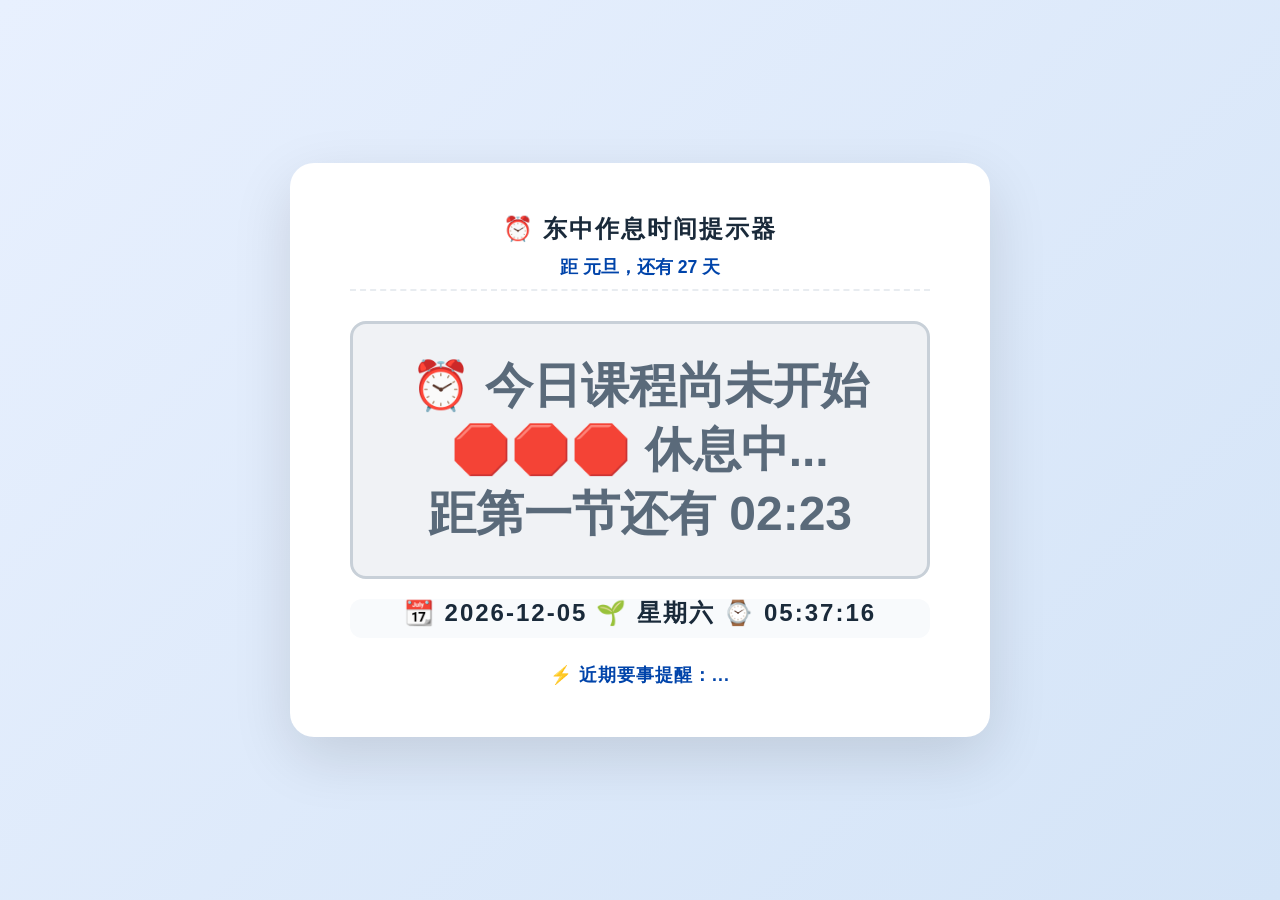
<file: wktime.html>
<!DOCTYPE html>
<html lang="zh-CN">
<head>
    <meta charset="UTF-8">
    <meta name="viewport" content="width=device-width, initial-scale=1.0">	
    <link rel="stylesheet" href="./css/wktime.css">
    <title>东中作息时间</title>
</head>
<body>

    <div class="container">
        <h1>⏰ 东中作息时间提示器</h1>
        <div id = 'daysCountdown'>...</div>

        <div id="actTime">加载中...</div>
	
        <div class="time-info">
		<h1>📆 <span id="today">...</span> 🌱 <span id="week">...</span> ⌚ <span id="currentTime">...</span></h1>	
        </div>
        <div id = "footer">...</div>
    </div>
	<script src="./js/wktime.js"></script>
</body>
</html>
</file>
<file: css/index.css>
/* 全局样式与重置 */
:root {
  --primary-color: #185A56;
  --secondary-color: #FBDC92;
  --card-bg: #E8EBE4;
  --accent-color: #FFBF00;
  --text-shadow-dark: 2px 2px 2px rgba(0, 0, 0, 0.5);
  --shadow-light: 0 5px 15px rgba(0, 0, 0, 0.08);
  --shadow-heavy: 0 5px 15px rgba(0, 0, 0, 0.5);
  --transition-default: 0.2s ease;
}

* {
  margin: 0;
  padding: 0;
  box-sizing: border-box;
  border-radius: 10px;
}

html {
  font-size: 16px;
}

body {
  background: var(--secondary-color);
  font-family: 'Microsoft YaHei UI Light', sans-serif;
  font-size: 14px;
  font-weight: bold;
  color: var(--primary-color);
}

/* 公用容器样式 */
header,
nav,
main,
footer {
  max-width: 70vw;
  margin: 10px auto;
  background: var(--primary-color);
  border: 1px solid #aaa;
  box-shadow: var(--shadow-heavy);
}

/* 头部区域 */
header {
  position: relative;
  background: var(--secondary-color);
  border: 0;
  border-radius: 0;
  box-shadow: none;
}

header img {
  width: 100%;
  margin: 0 auto;
}

/* 浮动文字 */
.leftup,
.rightdn {
  position: absolute;
  text-shadow: var(--text-shadow-dark);
}

.leftup {
  top: 1.5%;
  left: 10%;
  color: #C00000;
}

.rightdn {
  top: 75%;
  right: 10%;
  color: #663e16;
}

/* 导航网格 */
nav {
  display: grid;
  grid-template-columns: repeat(6, 1fr);
  gap: 0.25rem 0.8rem;
  padding: 0.9375rem;
}

.website {
  background: var(--secondary-color);
  padding: 0.8rem;
  border-radius: 6px;
  max-height: 1.75rem;
  display: flex;
  flex-direction: column;
  justify-content: center;
  transition: var(--transition-default);
  border: 1px solid #ccc;
  overflow: hidden;
}

.website:hover {
  background: var(--card-bg);
  transform: translateY(-3px);
  box-shadow: var(--shadow-heavy);
}

.website a {
  color: var(--primary-color);
  text-decoration: none;
}

/* 主内容双栏布局 */
main {
  display: grid;
  grid-template-columns: 1fr 1fr;
  margin-top: 0.3rem;
  box-shadow: var(--shadow-light);
}

section {
  padding: 1rem;
  display: flex;
  flex-direction: column;
}

/* 卡片样式 */
.card {
  background: var(--card-bg);
  margin: 10px 0;
  padding: 1.25rem;
  box-shadow: 0 4px 6px rgba(0, 0, 0, 0.3);
  line-height: 1.5rem;
}

.font1 {
  font-family: consolas;
  display: flex;
  justify-content: center;
  align-items: center;
}

.card img {
  max-width: 52px;
}

.card span {
  color: #0044AA;
}

/* 页脚 */
footer {
  height: 6.25rem;
  display: flex;
  justify-content: center;
  align-items: center;
}

footer p {
  color: var(--secondary-color);
  text-align: center;
}

/* 标题样式 */
h4 {
  padding: 0.1875rem;
  border-radius: 5px;
  text-indent: 1.25rem;
  color: var(--accent-color);
  text-shadow: 1.5px 1.5px 1.5px rgba(0, 0, 0, 0.5);
  background: linear-gradient(135deg, #2B6631 15%, #5E8C41 30%, var(--card-bg) 70%);
}

/* 响应式设计 */
@media (max-width: 950px) {

  header,
  nav,
  main,
  footer {
    max-width: 100vw;
  }

  header img {
    content: url('../img/title-pri.png');
    display: flex;
    justify-content: center;
  }

  nav {
    grid-template-columns: repeat(3, 1fr);
    width: 100%;
    gap: 0.3rem;
  }

  main {
    grid-template-columns: 1fr;
    max-width: 100vw;
  }

  footer {
    height: 9.375rem;
    padding: 0.625rem 2rem;
  }

section {
  display: flex;
  justify-content: center;
  padding: 2vw;
}
  .leftup {
    left: 22%;
  }

  .rightdn {
    top: 85%;
    right: 14%;
  }
}
</file>
<file: css/dj.css>
/* 全局重置 & 字体 */
* {
	margin: 0;
	padding: 0;
	box-sizing: border-box;
	font-family: MiSans, Consolas;
}

body {
	min-height: 100vh;
	display: flex;
	justify-content: center;
	align-items: center;
	padding: 1.5rem;
}

/* 卡片容器 ———— 毛玻璃深色质感 */
.countdown-card {
	max-width: 520px;
	width: 100%;
	background: rgba(28, 34, 48, 0.75);
	backdrop-filter: blur(12px);
	-webkit-backdrop-filter: blur(12px);
	border-radius: 3.5rem;
	padding: 2.8rem 2rem 3rem;
	box-shadow: 0 25px 50px -8px rgba(0, 0, 0, 0.8), 
				inset 0 1px 2px rgba(255, 255, 255, 0.06);
	border: 1px solid rgba(255, 255, 255, 0.04);
	transition: all 0.2s ease;
}

/* 标题 */
.title {
	text-align: center;
	font-weight: 400;
	letter-spacing: 4px;
	text-transform: uppercase;
	font-size: 1rem;
	color: white;
	margin-bottom: 2rem;
	word-spacing: 6px;
}

.title span {
	display: inline-block;
	background: rgba(255, 255, 255, 0.05);
	padding: 0.3rem 1.2rem;
	border-radius: 10px;
	border: 1px solid rgba(255, 255, 255, 0.03);
}

/* 大数字显示 ———— 秒数 */
.display {
	background: rgba(0, 0, 0, 0.25);
	border-radius: 2rem;
	padding: 0.9rem 0.5rem;
	margin-bottom: 2.2rem;
	border: 1px solid rgba(255, 255, 255, 0.02);
	box-shadow: inset 0 8px 12px rgba(0, 0, 0, 0.5);
}

#timer {
	font-size: 8.5rem;
	font-weight: 500;
	text-align: center;
	letter-spacing: 4px;
	color: #f0f4ff;
	text-shadow: 0 0 20px rgba(90, 180, 255, 0.15);
	line-height: 1.2;
	font-variant-numeric: tabular-nums;
	transition: color 0.2s;
}

/* 控制按钮组 */
.controls {
	display: flex;
	justify-content: center;
	gap: 1.2rem;
	flex-wrap: wrap;
	margin: 1.8rem 0 2.2rem;
}

.btn {
	flex: 1 0 80px;
	min-width: 60px;
	padding: 0.3rem 0;
	border: none;
	background: rgba(45, 55, 75, 0.6);
	backdrop-filter: blur(4px);
	border-radius: 10px;
	/* font-weight: 500; */
	font-size: 1.1rem;
	letter-spacing: 1px;
	color: #d0dbe9;
	box-shadow: 0 6px 12px rgba(0, 0, 0, 0.4);
	border: 1px solid rgba(255, 255, 255, 0.03);
	transition: all 0.15s ease;
	cursor: pointer;
	display: inline-flex;
	align-items: center;
	justify-content: center;
	gap: 4px;
}

.btn:active {
	transform: scale(0.94);
}

.btn-start {
	background: #0044AA;
	color: white;
	box-shadow: 0 6px 18px rgba(47, 123, 255, 0.25);
	border-color: rgba(255, 255, 255, 0.1);
}

.btn-start:hover {
	background: #2f7bff;
	box-shadow: 0 8px 22px rgba(47, 123, 255, 0.35);
}

.btn-pause {
	background: rgba(60, 70, 95, 0.5);
	color: #c8d6f0;
}

.btn-pause:hover {
	background: rgba(75, 90, 120, 0.7);
	color: #eef4ff;
}

.btn-reset {
	background: rgba(220, 70, 70, 0.25);
	color: #f7a8a8;
	border-color: rgba(255, 100, 100, 0.1);
}

.btn-reset:hover {
	background: rgba(220, 70, 70, 0.8);
	color: #ffcaca;
}

.btn:disabled {
	opacity: 0.3;
	pointer-events: none;
	transform: scale(0.96);
}

/* 进度条 / 视觉辅助 */
.progress-track {
	width: 100%;
	height: 5px;
	background: rgba(255, 255, 255, 0.04);
	border-radius: 20px;
	margin: 1.5rem 0 0.6rem;
	overflow: hidden;
	box-shadow: inset 0 1px 3px rgba(0, 0, 0, 0.5);
}

#progress-bar {
	height: 100%;
	width: 0%;
	background: linear-gradient(90deg, #2f7bff, #7bb3ff);
	border-radius: 20px;
	box-shadow: 0 0 18px #2f7bff66;
	transition: width 0.15s linear;
}

/* 预设时间快速选择 (微型) */
.quick-set {
	display: flex;
	justify-content: center;
	gap: 1rem;
	margin-top: 1.2rem;
	flex-wrap: wrap;
}

.quick-btn {
	background: rgba(255, 255, 255, 0.02);
	border: 1px solid rgba(255, 255, 255, 0.04);
	color: rgba(180, 195, 220, 0.5);
	padding: 0.3rem 0.9rem;
	border-radius: 40px;
	font-size: 0.75rem;
	font-weight: 400;
	letter-spacing: 1px;
	cursor: pointer;
	transition: all 0.15s;
	backdrop-filter: blur(2px);
}

.quick-btn:hover {
	background: rgba(47, 123, 255, 0.12);
	color: #FFC000;
	border-color: rgba(47, 123, 255, 0.2);
}

.quick-btn:active {
	transform: scale(0.92);
}

/* 移动端优化 */
@media (max-width: 480px) {
	.countdown-card {
		padding: 2rem 1.2rem 2.2rem;
		border-radius: 2.8rem;
	}
	#timer {
		font-size: 6rem;
	}
	.btn {
		min-width: 70px;
		padding: 0.7rem 0.1rem;
		font-size: 0.95rem;
	}
	.controls {
		gap: 0.8rem;
	}
}
</file>
<file: css/fivebirth.css>
* {
            margin: 0;
            padding: 0;
            box-sizing: border-box;
        }

        body {
            font-family: 'Microsoft YaHei', Consolas;
            color: #cf4010;
            background: linear-gradient(145deg, #fff9f0 0%, #FFDCD7 100%);
            min-height: 100vh;
            display: flex;
            flex-direction: column;
            align-items: center;
            justify-content: center;
            padding: 20px;
        }

        .container {
            background: rgba(255, 245, 235, 0.7);
            border-radius: 24px;
            padding: 50px 60px;
            box-shadow: 0 20px 60px rgba(0, 0, 0, 0.12);
            transition: all 0.3s ease;
            max-width: 700px;
            width: 100%;
            text-align: center;
        }

        h1 {
            font-size: 1.5rem;
            font-weight: 600;
            margin-bottom: 10px;
            letter-spacing: 2px;
        }

        #birth-msg {
            color: #987763;
            font-size: 1.1rem;
            margin-bottom: 30px;
            border-bottom: 2px dashed #987763;
            padding-bottom: 15px;
        }

        #main-msg {
            padding: 30px 20px;
            border-radius: 16px;
            transition: all 0.4s ease;
            margin: 10px 0 20px 0;
            min-height: 140px;
            display: flex;
            align-items: center;
            justify-content: center;
        }

        .main-msg { 
            font-size: 3.4rem;
            font-weight: 700;
            background: #feeadd;
            border: 3px solid #ca4d2b;
            box-shadow: 0 4px 15px rgba(26, 140, 216, 0.15);
        }

        .time-info {
            font-family: Consolas;
            color: #987763;
            font-size: 1.1rem;
            margin: 15px 0 25px 0;
            padding: 10px 30px;
            border-radius: 12px;
            display: flex;
            justify-content: center;
			line-height: 0.2rem;
            gap: 30px;
            flex-wrap: wrap;
        }

        .time-info span {
            display: inline-flex;
            align-items: center;
            gap: 6px;
        }
		.thisDay{
			color:#cf4010;
			font-size: 1.4rem;
			font-weight: 700;
		}
        .footer {
            font-size: 1.2rem;
			font-weight: 700;
            letter-spacing: 1px;
        }


        /* 响应式 */
        @media (max-width: 600px) {
            .container {
                padding: 30px 20px;
            }
        h1 {
            letter-spacing: 0;
        }
            #display {
                font-size: 2.8rem;
                min-height: 100px;
                padding: 20px 10px;
            }
            .time-info {
                flex-direction: column;
                line-height: 1.6rem;
                gap: 10px;
                align-items: center;
            }
			.main-msg {
            font-size: 2.4rem;
			}
			.thisDay {
			font-size: 1.1rem;
		}
        }
</file>
<file: css/health.css>
.magazine-layout {
            display: grid;
            /* 定义一个6列的灵活网格，最小高度50px,最大不限 */
            grid-template-columns: repeat(6, 1fr);
            grid-auto-rows: minmax(50px, auto);
            gap: 15px;
            max-width: 1200px;
            margin: 0 auto;
            padding: 20px;
        }
.LR{
	display: flex;
	align-items: center;
}
.circleimg{
	max-width:52px;
	height: auto;
}
.pic-4{
	max-width:750px;
	height: auto;
}
hr {
	border-top: 1px solid orange;
} 
        .soso {
			border: 1px solid #0044AA;
        }
        .wide {
            grid-column: span 2;
        }
        .wider {
            grid-column: span 4;
        }
        .widest {
            grid-column: span 6;
        }
        .tall {
            grid-row: span 2;
        }
	    .taller {
            grid-row: span 3;
        }
        /* 通用项目样式 */
        .magazine-layout > div {
            padding: 20px;
			border-radius: 8px;
			font-family: "Microsoft YaHei UI Light";
			font-size: 14px;
			font-weight: bold;
			color:#0044AA;
            /*display: flex;*/
            align-items: center;
            /*justify-content: center;*/
			box-shadow: 0 4px 6px rgba(0, 0, 0, 0.3);
			line-height: 1.5rem;
			letter-spacing:1px;
        }
</file>
<file: css/kouyu100.css>
* {
            margin: 0;
            padding: 0;
            box-sizing: border-box;
            font-family: 'Segoe UI', 'Microsoft YaHei', sans-serif;
        }
        
        body {
            display: flex;
            flex-direction: column;
            justify-content: center;
            align-items: center;
            min-height: 100vh;
            background: linear-gradient(135deg, #1a2a3a, #0d1824);
            color: #f0f0f0;
            padding: 10px;
        }
        
        .container {
            max-width: 1000px;
            width: 100%;
            background-color: rgba(30, 40, 50, 0.85);  
            border-radius: 20px;
            box-shadow: 0 15px 35px rgba(0, 0, 0, 0.5);
            padding: 30px;
            overflow: hidden;
        }
        
        header {
            text-align: center;
            margin-bottom: 25px;
            padding-bottom: 10px;
            border-bottom: 2px solid rgba(100, 150, 220, 0.5);  
        }
        
        h1 {
            font-size: 1.8rem;
            margin-bottom: 10px;
            background: linear-gradient(to right, #6a9eff, #9acdff);
            -webkit-background-clip: text;
            background-clip: text;
            color: transparent;
            text-shadow: 0 2px 4px rgba(0, 0, 0, 0.2);
        }
        
        .image-viewer {
            position: relative;
            margin: 20px auto;
            width: 100%;
            max-width: 892px;
            height: 560px;
            border-radius: 15px;
            overflow: hidden;
            box-shadow: 0 10px 25px rgba(0, 0, 0, 0.4);
            background-color: #15202b;
        }
         .image-viewer1 {
            position: relative;
            margin: 20px auto;
            width: 100%;
            max-width: 789px;
            height: 534px;
            border-radius: 15px;
            overflow: hidden;
            box-shadow: 0 10px 25px rgba(0, 0, 0, 0.4);
            background-color: #15202b;
        }       
        .image-container {
            width: 100%;
            height: 100%;
            display: flex;
            justify-content: center;
            align-items: center;
        }
        
        .image-container img {
            max-width: 100%;
            max-height: 100%;
            object-fit: contain;
            transition: opacity 0.5s ease;
            border-radius: 8px;
        }
        
        .controls {
            display: flex;
            justify-content: center;
            align-items: center;
            gap: 30px;
            margin-top: 5px;
            flex-wrap: wrap;
        }
        
        .btn {
            padding: 5px 15px;
            font-size: 0.8rem;
            border: none;
            border-radius: 10px;
            cursor: pointer;
            transition: all 0.3s ease;
            display: flex;
            align-items: center;
            gap: 10px;
            box-shadow: 0 5px 15px rgba(0, 0, 0, 0.2);
        }
        
        .btn-prev {
            background: linear-gradient(to right, #3a6bc2, #5a8be8);
            color: white;
        }
        
        .btn-next {
            background: linear-gradient(to right, #3a6bc2, #5a8be8);
            color: white;
        }
        
        .btn:hover {
            transform: translateY(-3px);
            box-shadow: 0 8px 20px rgba(0, 0, 0, 0.3);
        }
        
        .btn:active {
            transform: translateY(1px);
        }
        
        .btn-prev:hover {
            background: linear-gradient(to right, #2a5bb2, #4a7bd8);
        }
        
        .btn-next:hover {
            background: linear-gradient(to right, #2a5bb2, #4a7bd8);
        }
        
        .btn:disabled {
            background: #5a6a7a;
            color: #aaa;
            cursor: not-allowed;
            transform: none;
            box-shadow: none;
        }
        
        .image-info {
            text-align: center;
            margin-top: 20px;
            padding: 15px;
            background-color: rgba(20, 30, 40, 0.7);
            border-radius: 12px;
            min-height: 90px;
        }
        
        .image-title {
            font-size: 1.2rem;
            margin-bottom: 8px;
            color: #9acdff;
        }
        
        .image-desc {
            color: #b0c4de;
            line-height: 1.5;
            font-size: 1rem;
        }
        
        .counter {
            display: inline-block;
            background: rgba(60, 100, 180, 0.3);
            height: 1.8rem ;
            padding: 2px 20px;
            border-radius: 30px;
            font-weight: 600;
            margin-top: 0px;
            color: #a0c0ff;
        }
        
        .thumbnail-container {
            display: flex;
            justify-content: center;
            gap: 15px;
            margin-top: 25px;
            flex-wrap: wrap;
        }
        
        .thumbnail {
            width: 70px;
            height: 50px;
            object-fit: cover;
            border-radius: 6px;
            cursor: pointer;
            opacity: 0.7;
            transition: all 0.2s ease;
            border: 2px solid transparent;
        }
        
        .thumbnail:hover {
            opacity: 0.9;
            transform: scale(1.05);
        }
        
        .thumbnail.active {
            opacity: 1;
            border-color: #5a8be8;
            box-shadow: 0 0 12px rgba(90, 139, 232, 0.6);
        }
        
        footer {
            margin-top: 30px;
            text-align: center;
            color: #7a9bc2;
            font-size: 0.9rem;
            padding-top: 15px;
            border-top: 1px solid rgba(100, 150, 220, 0.2);
            width: 100%;
        }
</file>
<file: css/tomato.css>
/* ===== 主题变量 (data-theme) ===== */
    .app[data-theme="活力橙"] {
      --c-primary: #EA580C;
      --c-accent: #F97316;
      --c-bg: #fff7ed;
      --c-card: #fff;
      --c-text: #1f2937;
      --c-muted: #9ca3af;
      --c-border: #fed7aa;
    }
    .app[data-theme="暖阳橙"] {
      --c-primary: #F97316;
      --c-accent: #FB923C;
      --c-bg: #FFFBEB;
      --c-card: #fff;
      --c-text: #1f2937;
      --c-muted: #9ca3af;
      --c-border: #fde68a;
    }
    .app[data-theme="落日橙"] {
      --c-primary: #C2410C;
      --c-accent: #EA580C;
      --c-bg: #FFF1F2;
      --c-card: #fff;
      --c-text: #1f2937;
      --c-muted: #9ca3af;
      --c-border: #fecdd3;
    }
    .app[data-theme="深夜橙"] {
      --c-primary: #FB923C;
      --c-accent: #FDBA74;
      --c-bg: #1f2937;
      --c-card: #374151;
      --c-text: #f9fafb;
      --c-border: #4b5563;
    }

    /* ===== 全局重置 & 布局 ===== */
    * { box-sizing: border-box; }
    body {
      font-family: MiSans, sans-serif;
      margin: 0;
      background: #f3f4f6;
      display: flex;
      justify-content: center;
      align-items: center;
      min-height: 100vh;
    }

    .app {
      max-width: 480px;
      width: 100%;
      margin: 20px auto;
      padding: 16px;
      background: var(--c-bg);
      color: var(--c-text);
      transition: background 0.25s ease, color 0.2s;
      border-radius: 28px;
      box-shadow: 0 12px 32px rgba(0,0,0,0.06);
    }

    /* ===== 番茄钟卡片 ===== */
    .pomodoro {
      text-align: center;
      background: var(--c-card);
      border-radius: 24px;
      padding: 24px 18px 20px;
      box-shadow: 0 6px 20px rgba(234, 88, 12, 0.10);
      transition: background 0.2s;
    }
    .pomodoro__time {
      font-size: 64px;
      font-weight: 800;
      color: var(--c-primary);
      /* font-family: 'SF Mono', 'Fira Code', monospace; */
	  font-family: Consolas;
      letter-spacing: 2px;
      line-height: 1.2;
    }
    .pomodoro__btns {
      display: flex;
      flex-wrap: wrap;
      justify-content: center;
      gap: 8px;
      margin: 16px 0 6px;
    }
    .pomodoro__btns button,
    .tasks__add button,
    .theme-bar button {
      padding: 3px 18px 4px;
      border: none;
      border-radius: 10px;
      background: var(--c-primary);
	  height:1.8rem;
      color: #fff;
      font-size: 14px;
      font-weight: 500;
      cursor: pointer;
      transition: background 0.2s, transform 0.1s, box-shadow 0.2s;
      box-shadow: 0 2px 6px rgba(0,0,0,0.04);
    }
    .pomodoro__btns button:hover,
    .tasks__add button:hover {
      background: var(--c-accent);
      transform: scale(0.97);
    }
    .pomodoro__btns button:active {
      transform: scale(0.94);
    }
    .settings {
      display: flex;
      flex-wrap: wrap;
      justify-content: center;
      align-items: center;
      gap: 6px 10px;
      margin: 14px 0 8px;
      font-size: 14px;
      color: var(--c-muted);
    }
    .settings input {
      width: 56px;
      padding: 3px 4px;
      border: 1px solid var(--c-border);
      border-radius: 10px;
      background: var(--c-bg);
      color: var(--c-text);
	  height: 1.5rem;
      text-align: center;
      font-weight: 500;
    }
    .settings input:focus {
      outline: 2px solid var(--c-primary);
      outline-offset: 1px;
    }
    .stat {
      font-size: 15px;
      font-weight: 450;
      color: var(--c-muted);
      margin-top: 6px;
    }
    .stat span {
      font-weight: 700;
      color: var(--c-primary);
    }

    /* ===== 日志 ===== */
    .log {
      margin-top: 14px;
      font-size: 13px;
      color: var(--c-muted);
      text-align: left;
      background: var(--c-bg);
      border: 1px solid var(--c-border);
      border-radius: 16px;
      padding: 10px 12px;
      max-height: 96px;
      overflow-y: auto;
      white-space: pre-wrap;
      /* font-family: 'SF Mono', 'Fira Code', monospace; */
	  /* font-family: '微软雅黑'; */
      line-height: 1.5;
      transition: background 0.2s;
    }

    /* ===== 任务清单 ===== */
    .tasks {
      margin-top: 20px;
      background: var(--c-card);
      border-radius: 24px;
      padding: 18px 16px 14px;
      transition: background 0.2s;
    }
    .tasks__add {
      display: flex;
      gap: 10px;
    }
    .tasks__add input {
      flex: 1;
      padding: 10px 14px;
      border: 1px solid var(--c-border);
      border-radius: 40px;
      background: var(--c-bg);
      color: var(--c-text);
      font-size: 14px;
    }
    .tasks__add input:focus {
      outline: 2px solid var(--c-primary);
      outline-offset: 1px;
    }
    .tasks__list {
      list-style: none;
      padding: 0;
      margin: 14px 0 0;
    }
    .tasks__list li {
      display: flex;
      align-items: center;
      gap: 10px;
      padding: 8px 4px;
      border-bottom: 1px solid var(--c-border);
      transition: border-color 0.2s;
    }
    .tasks__list li.done span {
      text-decoration: line-through;
      color: var(--c-muted);
    }
    .tasks__list .del {
      margin-left: auto;
      cursor: pointer;
      color: var(--c-muted);
      font-weight: 700;
      padding: 0 6px;
      transition: color 0.2s;
    }
    .tasks__list .del:hover {
      color: #dc2626;
    }
    .tasks__list input[type="checkbox"] {
      width: 18px;
      height: 18px;
      accent-color: var(--c-primary);
      cursor: pointer;
    }

    /* ===== 统计图表 ===== */
    .stats {
      margin-top: 20px;
      background: var(--c-card);
      border-radius: 24px;
      padding: 18px 12px 12px;
      text-align: center;
      transition: background 0.2s;
    }
    .stats canvas {
      width: 100%;
      max-width: 400px;
      height: 140px;
      display: block;
      margin: 0 auto;
      border-radius: 12px;
      background: var(--c-bg);
      padding: 6px 0;
    }

    /* ===== 主题切换栏 ===== */
    .theme-bar {
      display: flex;
      flex-wrap: wrap;
      justify-content: center;
      gap: 8px;
      margin-top: 18px;
      padding: 4px 0;
    }
    .theme-bar button {
      background: var(--c-card);
      color: var(--c-text);
      border: 1px solid var(--c-border);
      padding: 3px 16px 5px;
      font-size: 13px;
      border-radius: 10px;
      box-shadow: none;
      transition: all 0.2s;
    }
    .theme-bar button.active {
      background: var(--c-primary);
      color: #fff;
      border-color: var(--c-primary);
      box-shadow: 0 2px 10px rgba(234, 88, 12, 0.25);
    }
    .theme-bar button:hover {
      background: var(--c-accent);
      color: #fff;
      border-color: var(--c-accent);
    }

    /* ===== 辅助 ===== */
    #mode {
      font-size: 18px;
      font-weight: 500;
      color: var(--c-text);
      margin-bottom: 4px;
      opacity: 0.8;
    }
</file>
<file: css/wkrelated.css>
body {
  margin: 0;
  padding: 0;
  background: #e8e8e8;
  font: 14px/1.8 'Microsoft YaHei UI Light', sans-serif;
}
.container {
  display: grid;
  grid-template-areas: "header" "nav" "main" "footer";
  grid-template-rows: 110px 30px auto 50px; 
  height: 100vh;
  gap: 5px;
  padding: 5px; /**需要琢磨，优中无**/
  box-sizing: border-box;
  }

.header {
  grid-area: header;
  background: linear-gradient(135deg, #000080, #2575fc);
  color: white;
}

.nav {
  grid-area: nav;
  display: grid;
  grid-template-columns: repeat(9, 1fr);
  gap: 0.1rem 0.2rem;
}

.main {
  grid-area: main;
  display: flex;
  background: white;
}

.aside {
  width: 32vw;
  margin: 5px auto;
}

.footer {
  grid-area: footer;
  font-family: 'Times New Roman', serif;
  color: white;
  text-align: center;
}
 
/* 统一区域样式 */
 .header, .nav, .main, .aside, .footer { 
	padding: 0;
	border-radius: 10px;
	margin:0 5px;
	font-weight: bold;
	color:#0044AA;
	}
  
/* 表格样式 */
table {
  border-collapse: collapse;
}
table, td, th {
  border: 1px solid black;
  padding: 0 10px;
  line-height: 1.5;
}

/* 图片绝对定位基类 */
img {
  position: absolute;
}
.xiaohuiimg {
  height: 100px;
  top: 8px;
  left: 40px;
}
.titleimg {
  height: 50px;
  top: 40px;
  left: 160px;
}

/* 网站导航块 */
.website { 
	background:#0044AA;
	padding: 0.3rem;
	border-radius: 6px;
	max-height: 1.4rem;
	display: flex;
	flex-direction: column;
	justify-content: center;
  text-align:center;
	cursor: pointer;
	font-size: clamp(14px, 0.92vw, 16px);
  border:1px solid #CCC;
	transition: transform 0.2s, box-shadow 0.2s;
	overflow: hidden;
}
.website:hover {
  background: #50b77f;
  transform: translateY(-3px);
  box-shadow: 0 5px 10px rgba(0, 0, 0, 0.5);
}
.website a {
  color: white;
  text-decoration: none;
}

/* 标题装饰条 */
.title-1 {
  display: flex;
  align-items: center;
  margin: 5px 10px;
  height: 35px;
  background: linear-gradient(to right, #f8e7b6 20%, #cf6 50%, hsla(80, 60%, 80%, 0) 70%);
  border-radius: 5px;
  font-family: 'Microsoft YaHei', sans-serif;
  color: #432913;
  font-size: 1.2rem;
  text-indent: 1.2rem;
}

/* 网格信息展示区 */
.vit {
  display: grid;
  grid-template-columns: 36px auto;
  grid-template-rows: repeat(45, auto);
  box-sizing: border-box;
}
.box {
  display: flex;
  align-items: center;
  border: 1px solid #b2b2b2;
  margin: -0.4px;
  padding: 0 10px;
}
.plus {
  background: #e0f2d0;
}

/* 背景色工具类 */
.bgC1 { background: #0044aa; color: white; }
.bgC2 { background: #060; color: white; }
.bgC3 { background: #a84b0c; color: white; }
.bgC4 { background: #01847f; color: white; }
.bgC5 { background: #3b5941; color: white; }

/* 卡片样式 */
.smallcard {
  float: left;
  border-radius: 10px;
  margin: 5px;
  box-sizing: border-box;
}
.tincard {
  border: 1px solid #ccc;
  border-radius: 10px;
  margin: 5px;
  padding: 0 5px 0 10px;
  box-sizing: border-box;
}

/* 标题样式 */
h3, h4 {
  margin: 5px 0;
  padding: 5px 0 5px 20px;
  border-radius: 5px;
}
h3 {
  color: #ffd700;
  background: linear-gradient(to right, #054dc3 20%, #00b2fa 40%, hsla(80, 60%, 80%, 0) 70%);
}
h4 {
  color: #c00000;
  background: linear-gradient(to right, #b3e5a1 15%, #daf2d1 30%, hsla(80, 60%, 80%, 0) 70%);
}

/* 有序列表中文样式 */
.ol-cn {
  list-style-type: cjk-ideographic;
}

/* 响应式布局（≤768px） */
@media (max-width: 950px) {
  .main {
    flex-direction: column;
  }
  .aside {
    width: 95vw;
  }
  .container {
    grid-template-rows: 110px 100px auto 100px;
    padding: 0;
  }
  .nav {
    grid-template-columns: repeat(3, 1fr);
  }
}
</file>
<file: css/wktime.css>
* {
            margin: 0;
            padding: 0;
            box-sizing: border-box;
        }

        body {
            font-family: 'Microsoft YaHei', sans-serif;
            background: linear-gradient(135deg, #e8f0fe 0%, #d4e4f7 100%);
            min-height: 100vh;
            display: flex;
            flex-direction: column;
            align-items: center;
            justify-content: center;
            padding: 20px;
        }

        .container {
            background: white;
            border-radius: 24px;
            padding: 50px 60px;
            box-shadow: 0 20px 60px rgba(0, 0, 0, 0.12);
            max-width: 700px;
            width: 100%;
            text-align: center;
            transition: all 0.3s ease;
        }

        h1 {
            color: #1a2a3a;
            font-size: 1.5rem;
            font-weight: 600;
            margin-bottom: 10px;
            letter-spacing: 2px;
        }

        #daysCountdown {
            color: #0044AA;
            font-size: 1.1rem;
			font-weight: 700;
            margin-bottom: 30px;
            border-bottom: 2px dashed #e8ecf0;
            padding-bottom: 10px;
        }

        #actTime {
            font-size: clamp(2rem, 7vw, 3rem);
            font-weight: 700;
            padding: 30px 20px;
            border-radius: 16px;
            transition: all 0.4s ease;
            margin: 10px 0 20px 0;
            min-height: 140px;
            display: flex;
            align-items: center;
            justify-content: center;
        }

        .doing {
            color: #0044AA;
            background: #e3f0ff;
            border: 3px solid #1a8cd8;
            box-shadow: 0 4px 15px rgba(26, 140, 216, 0.15);
        }

        .exercise {
            color: #e85d3a;
            background: #ffebe5;
            border: 3px solid #e85d3a;
            box-shadow: 0 4px 15px rgba(232, 93, 58, 0.15);
        }

        .waiting {
            color: #5a6a7a;
            background: #f0f2f5;
            border: 3px solid #c8d0d8;
        }

        .time-info {
            color: #4a5a6a;
            font-size: 1.1rem;
            margin: 15px 0 25px 0;
            padding: 12px;
            background: #f8fafc;
            border-radius: 12px;
            display: flex;
            justify-content: center;
			line-height: 0.3rem;
            gap: 30px;
            flex-wrap: wrap;
        }

        .time-info span {
            display: inline-flex;
            align-items: center;
            gap: 6px;
        }

        #footer {
            margin-top: 10px;
            color: #0044AA;
            font-size: 1.1rem;
			font-weight: 700;
            letter-spacing: 1px;
        }


        /* 响应式 */
        @media (max-width: 600px) {
            .container {
                padding: 30px 20px;
            }
            #display {
                font-size: 2.8rem;
                min-height: 100px;
                padding: 20px 10px;
            }
        #actTime {
            font-size: clamp(2rem, 7vw, 2.5rem);
            font-weight: 700;
            padding: 30px 20px;
        }
            .time-info {
				padding: 14px 50px;
				line-height: 3rem;
                flex-direction: column;
                gap: 10px;
                align-items: center;
            }
        }
</file>
